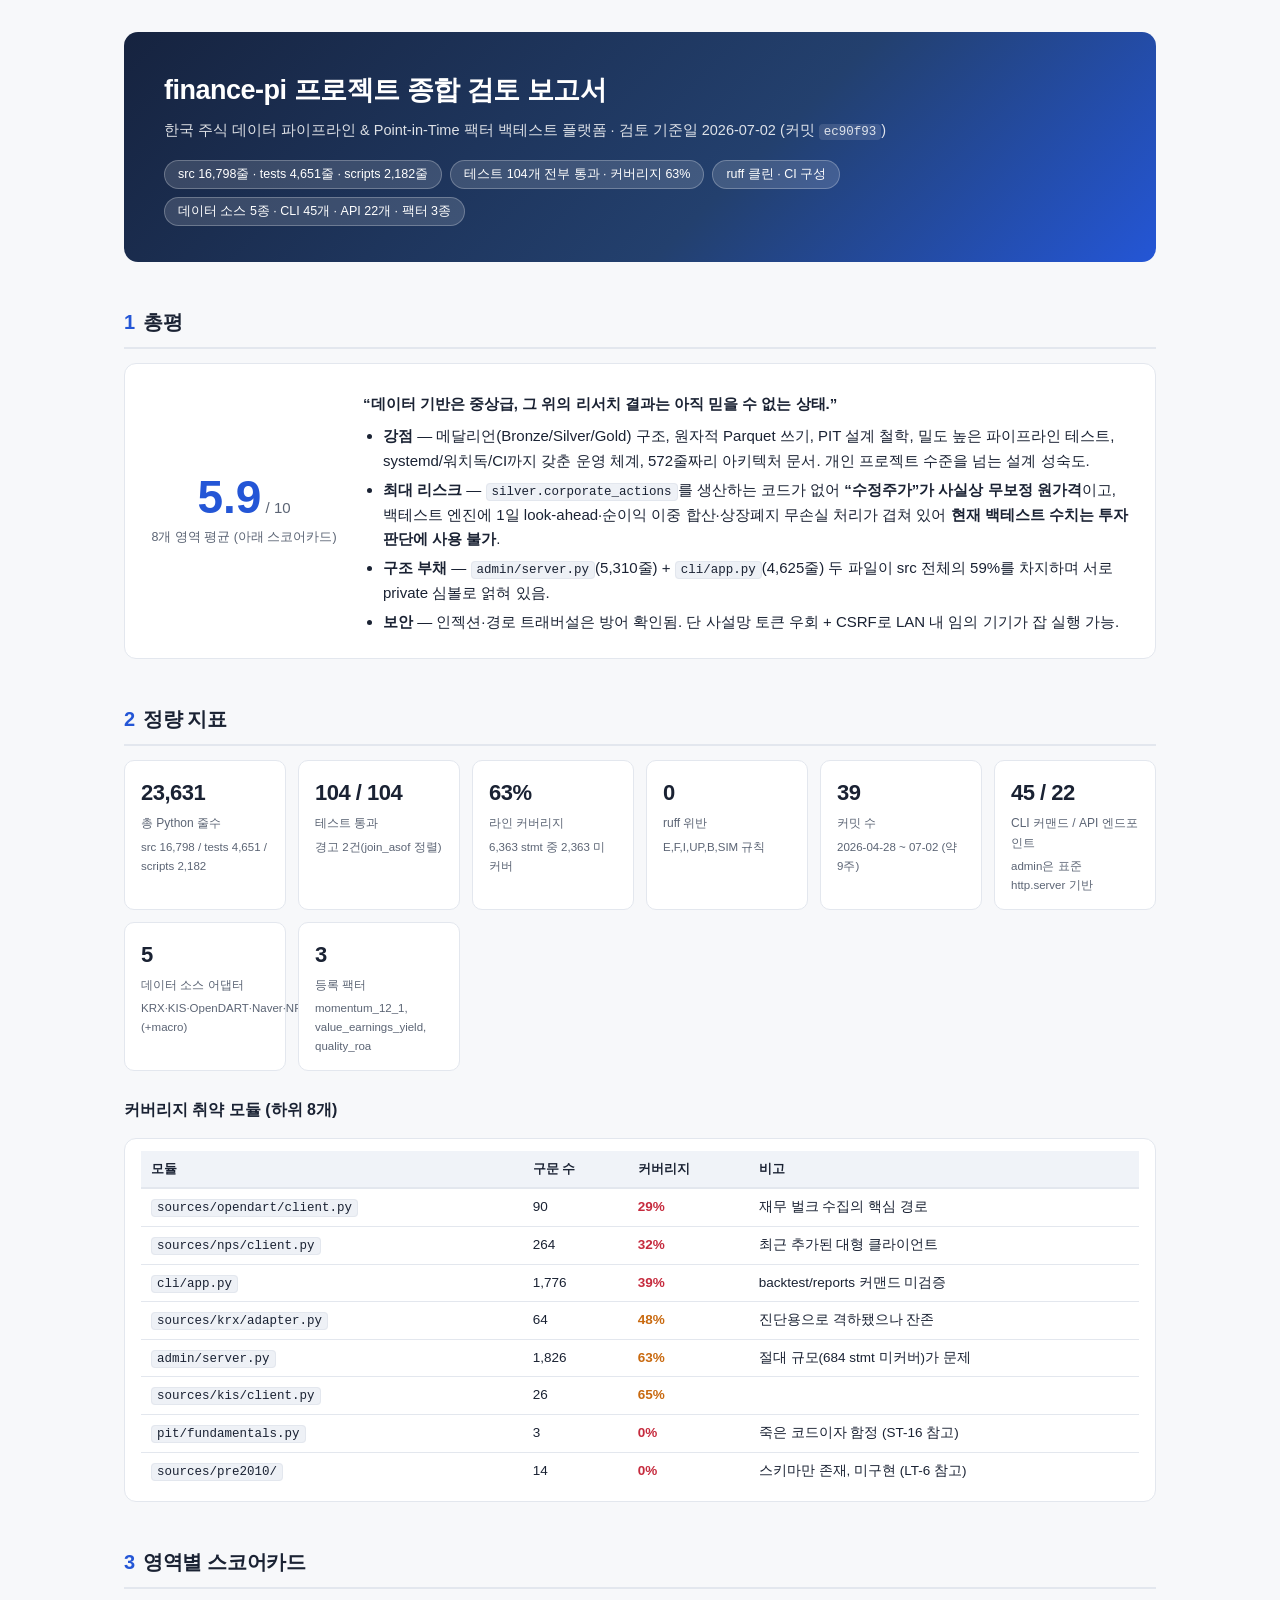
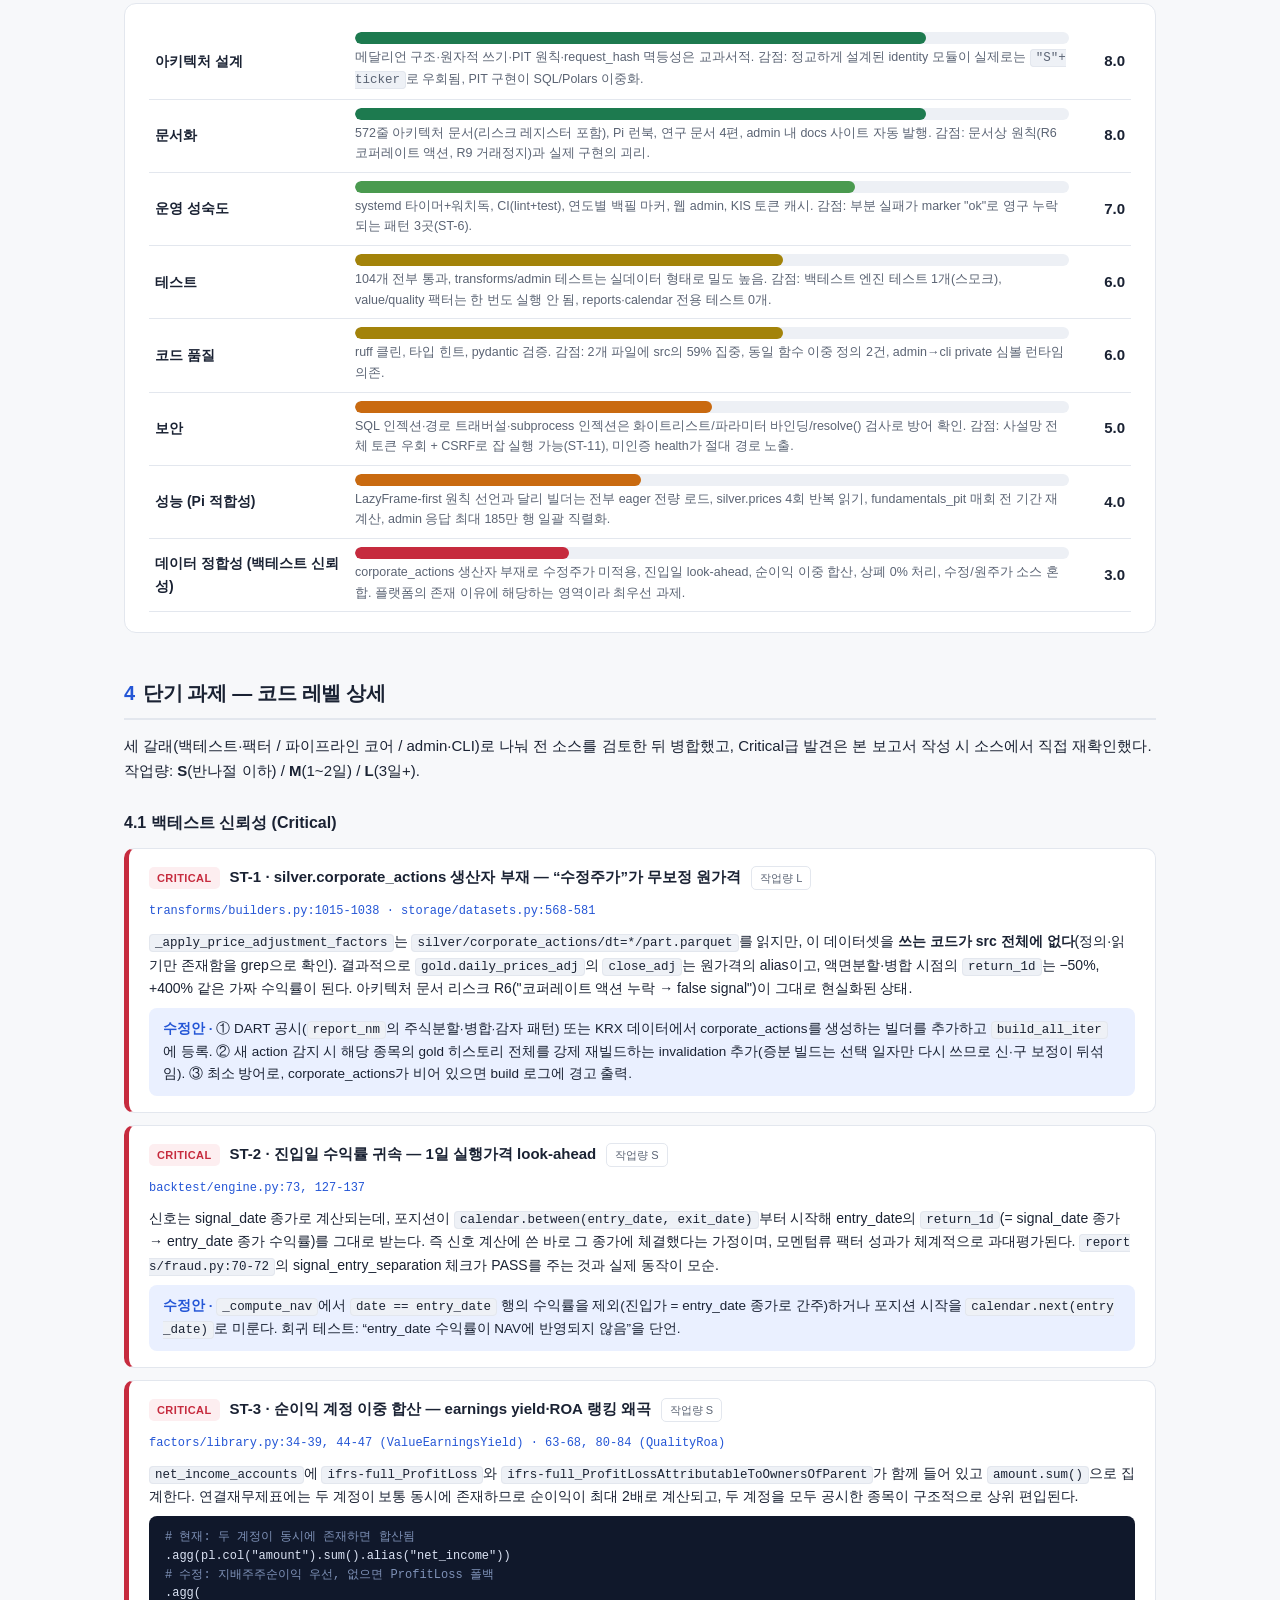
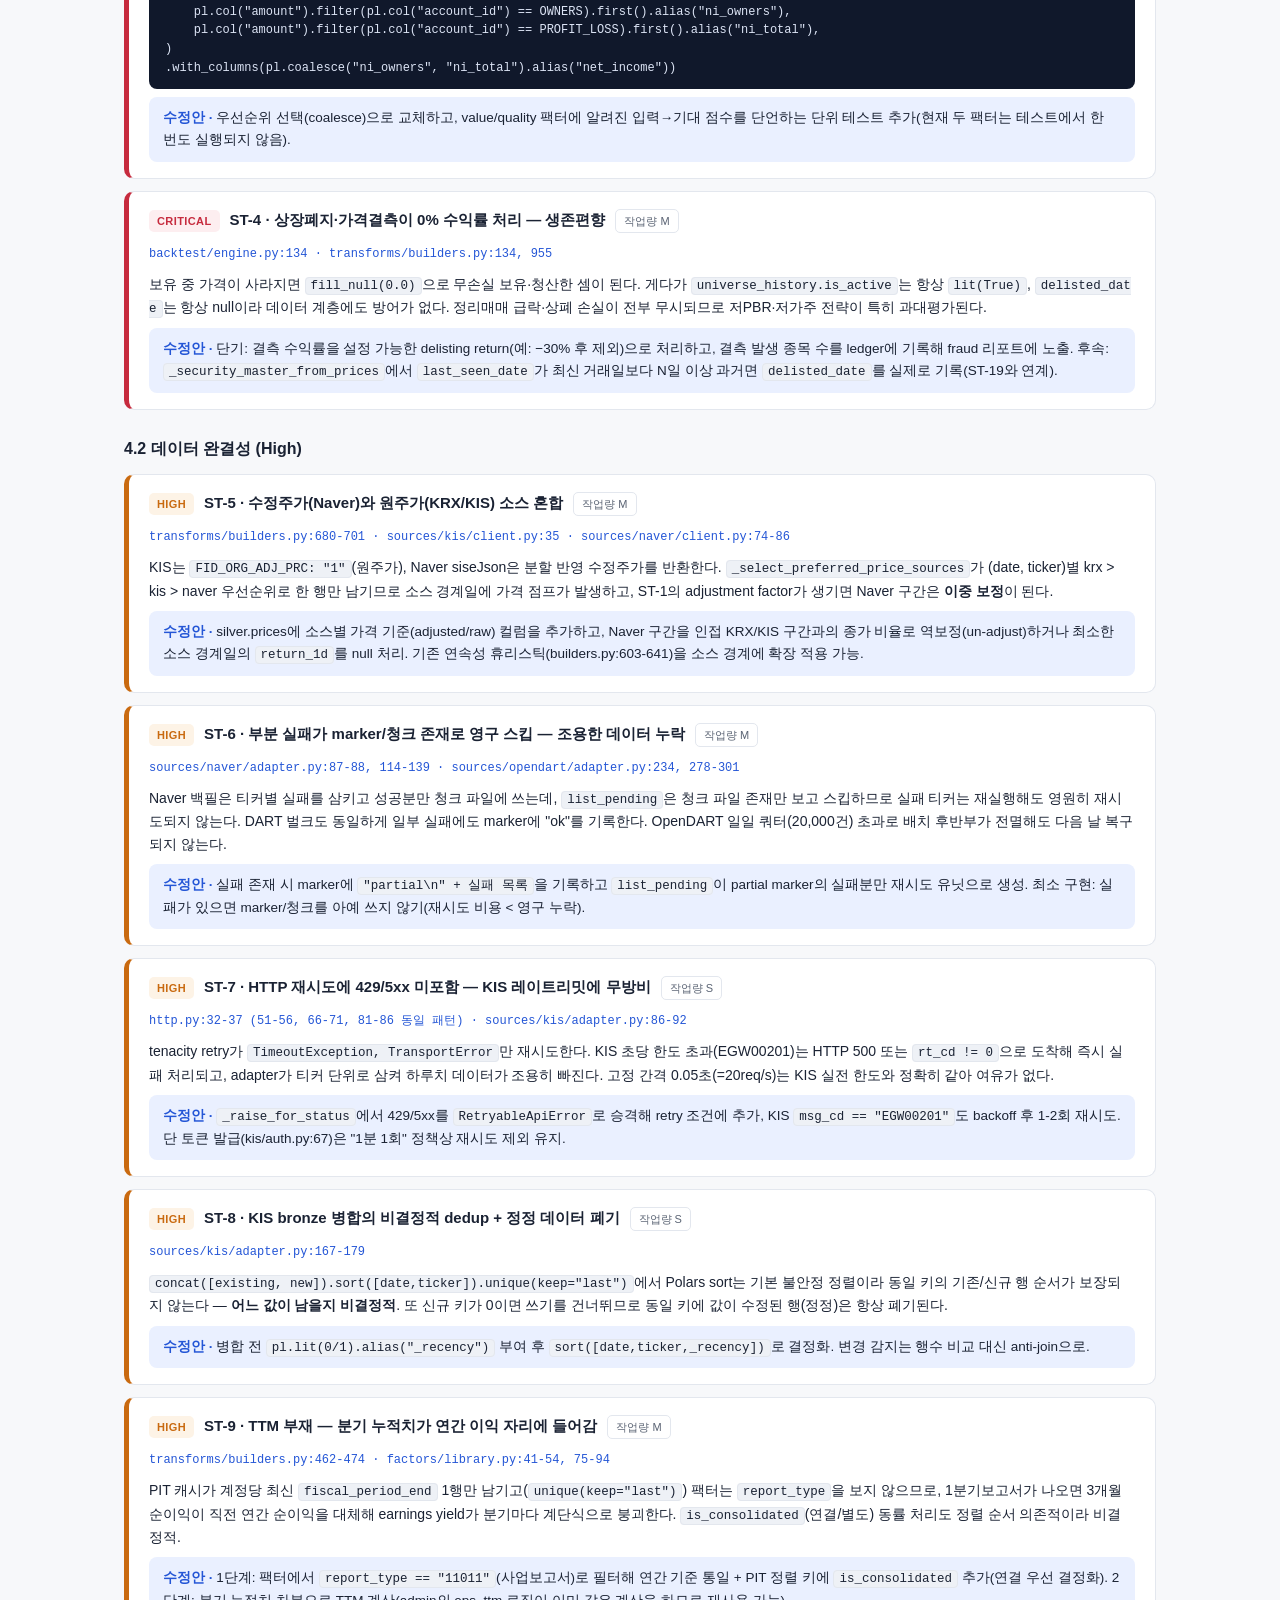
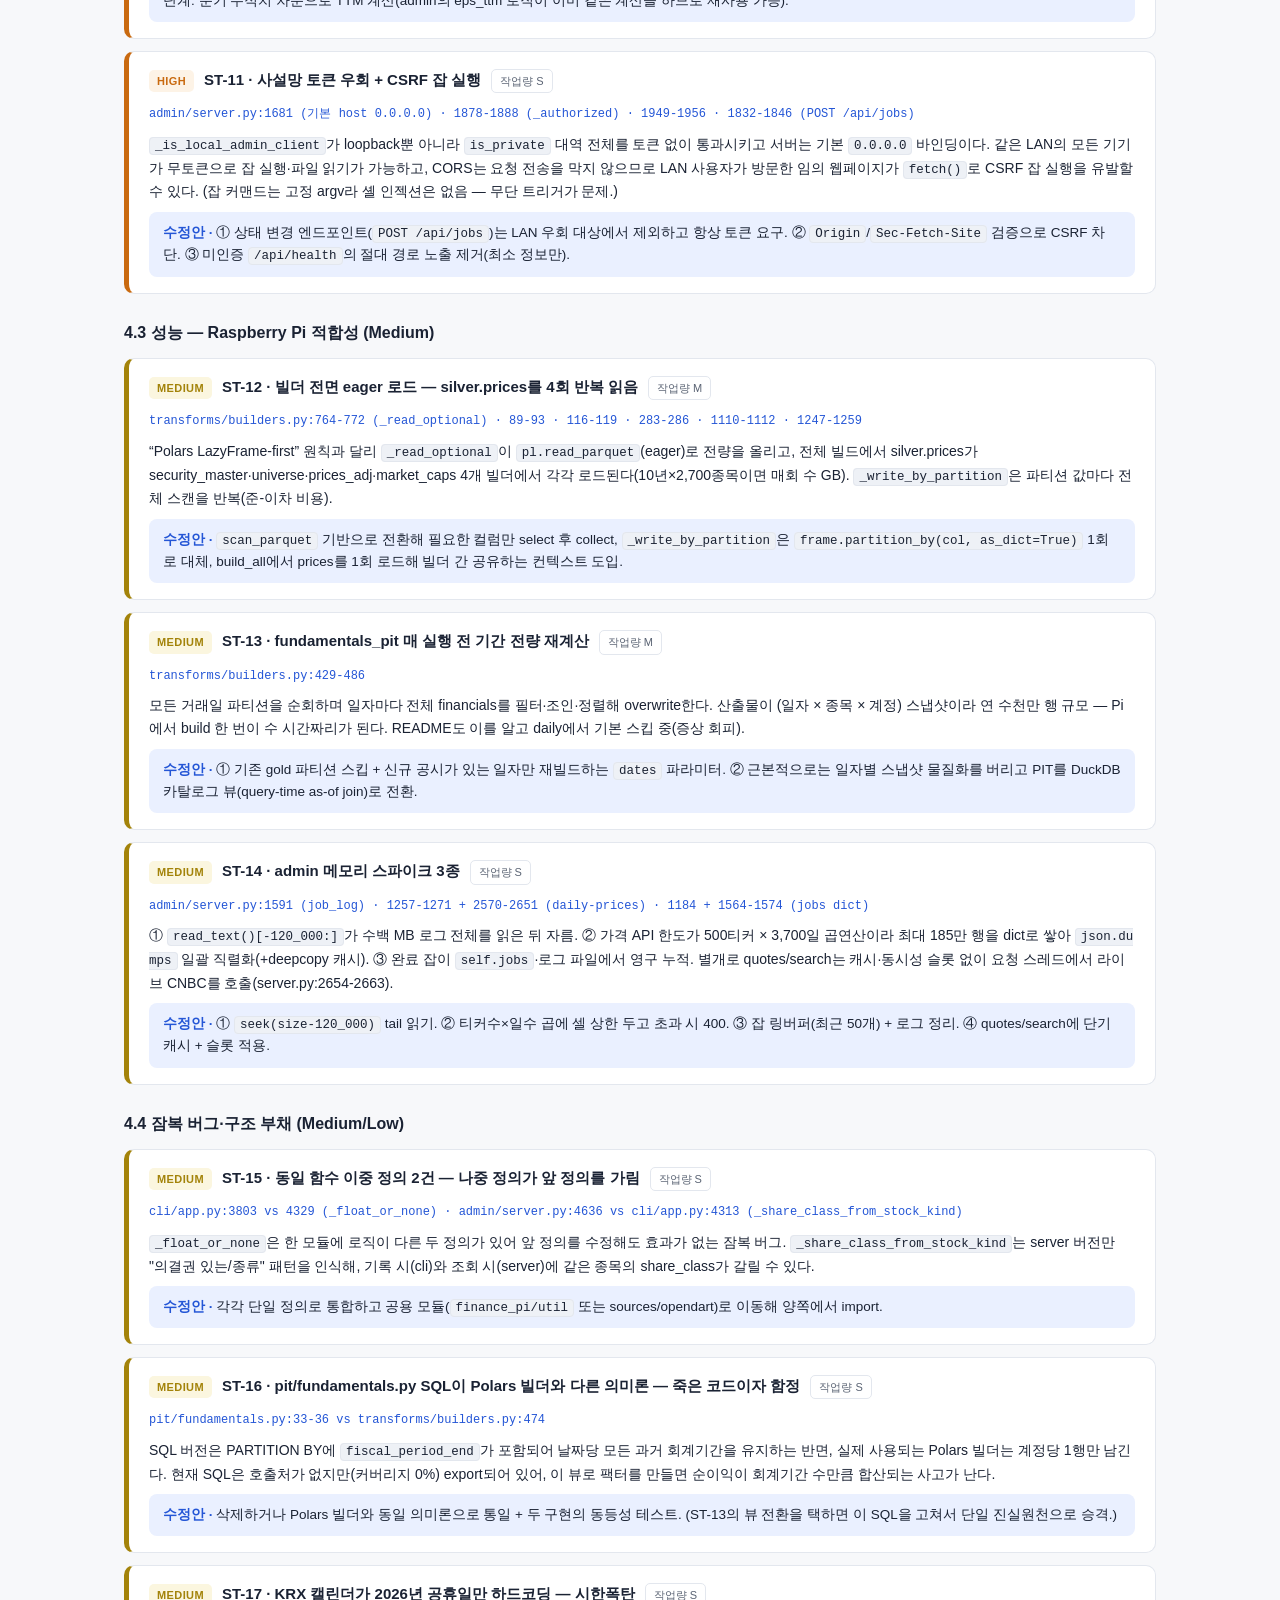
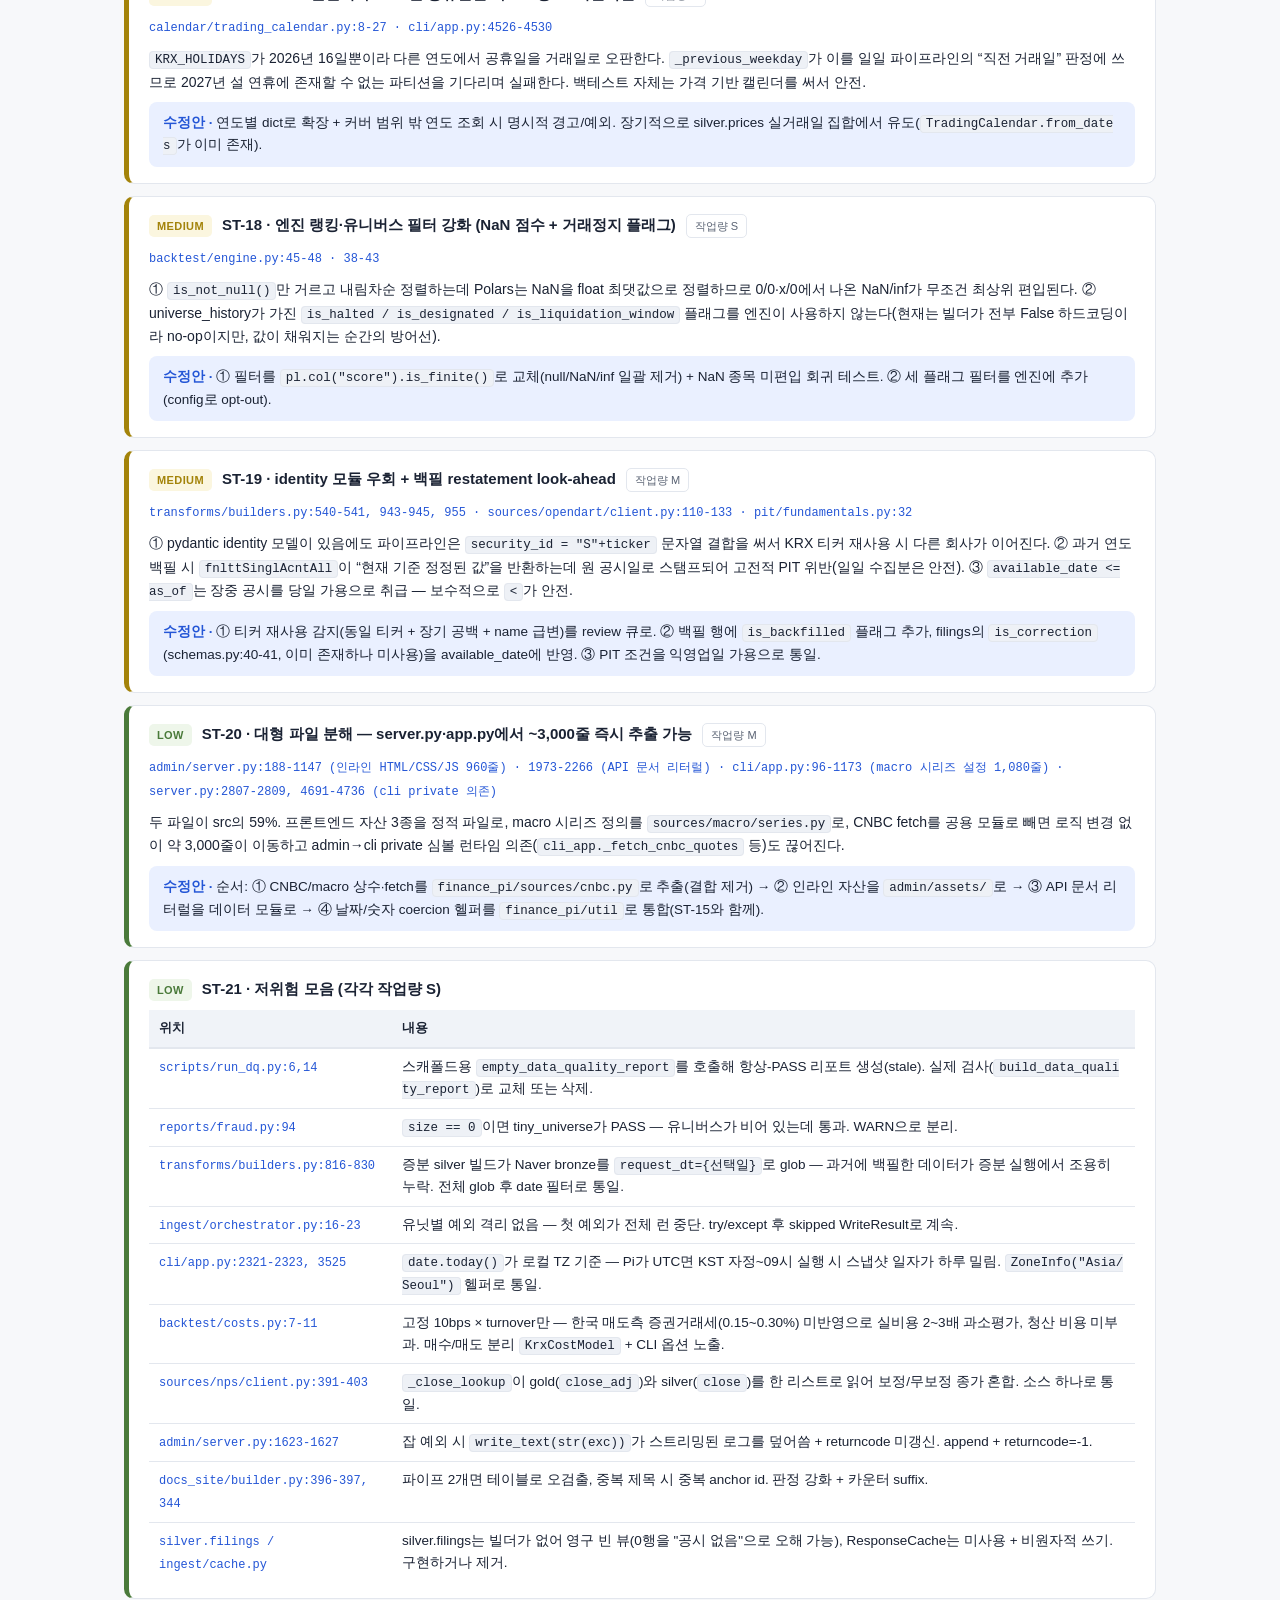
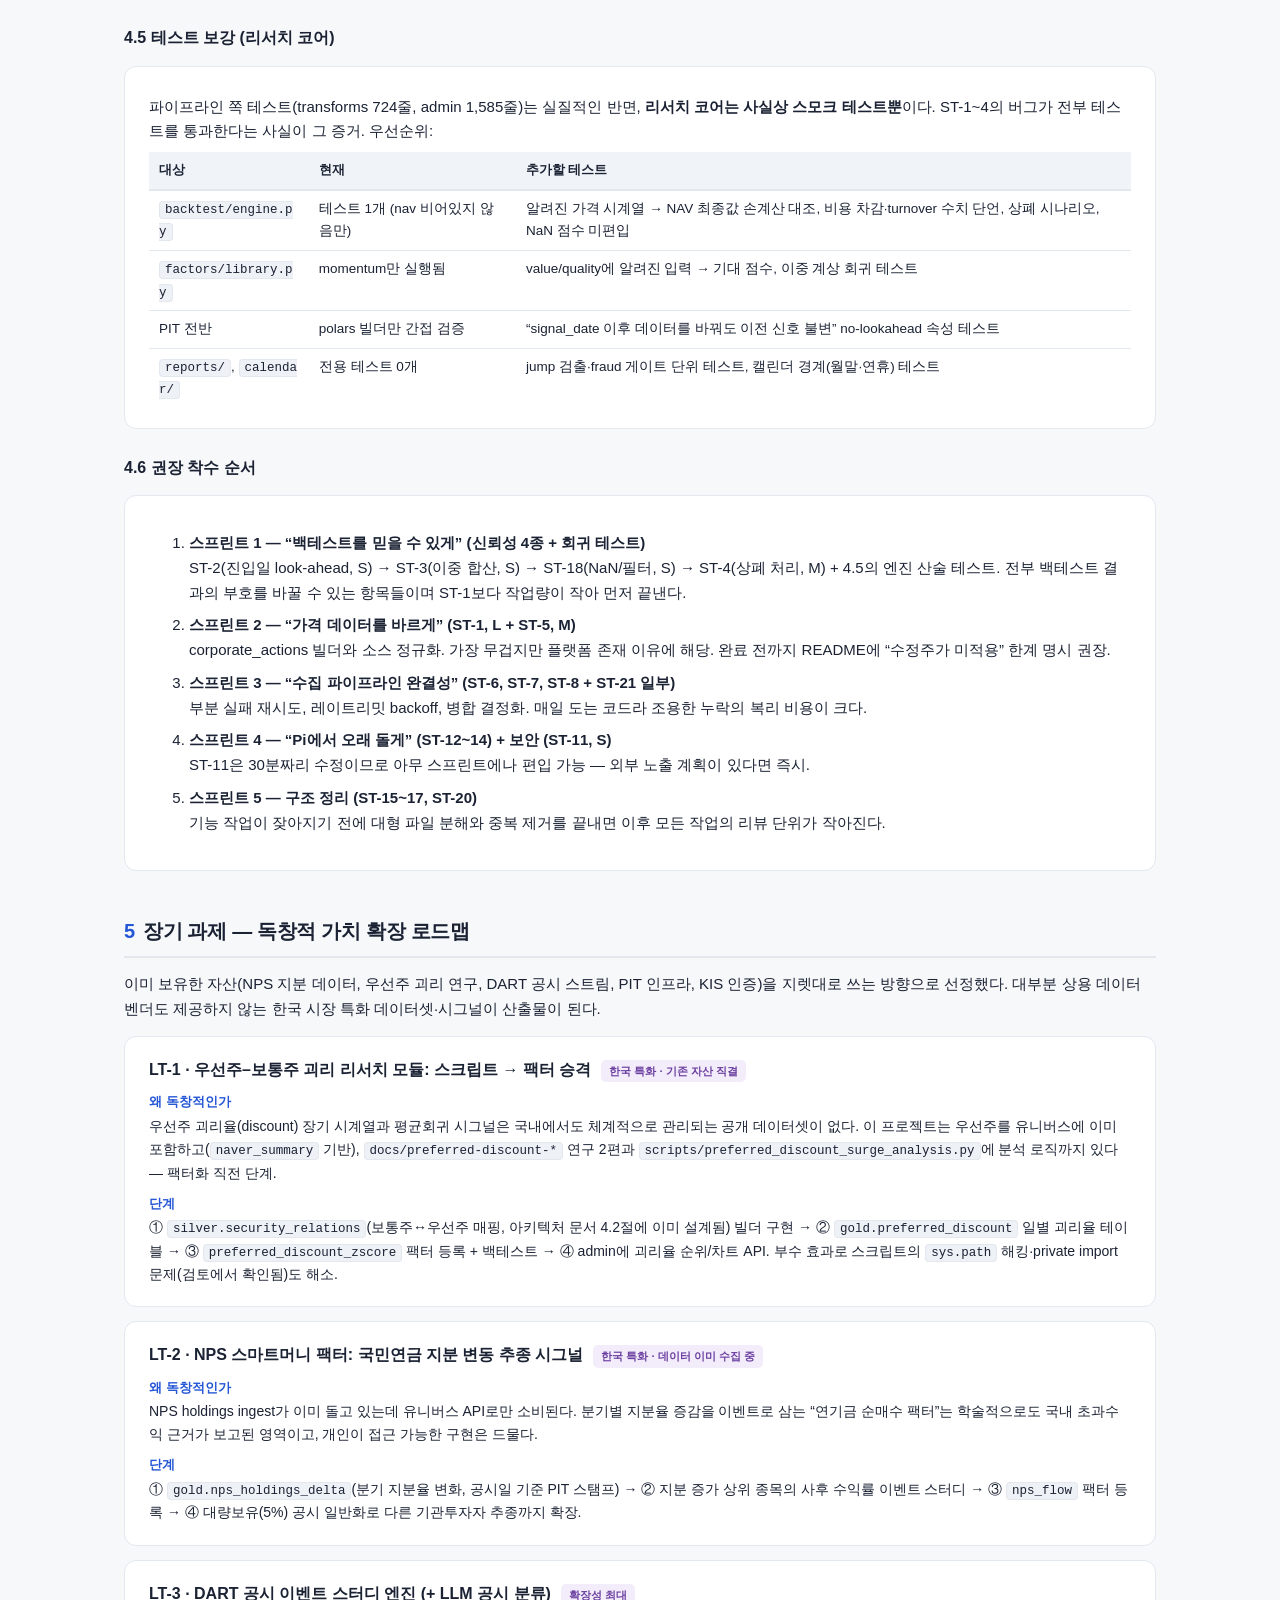
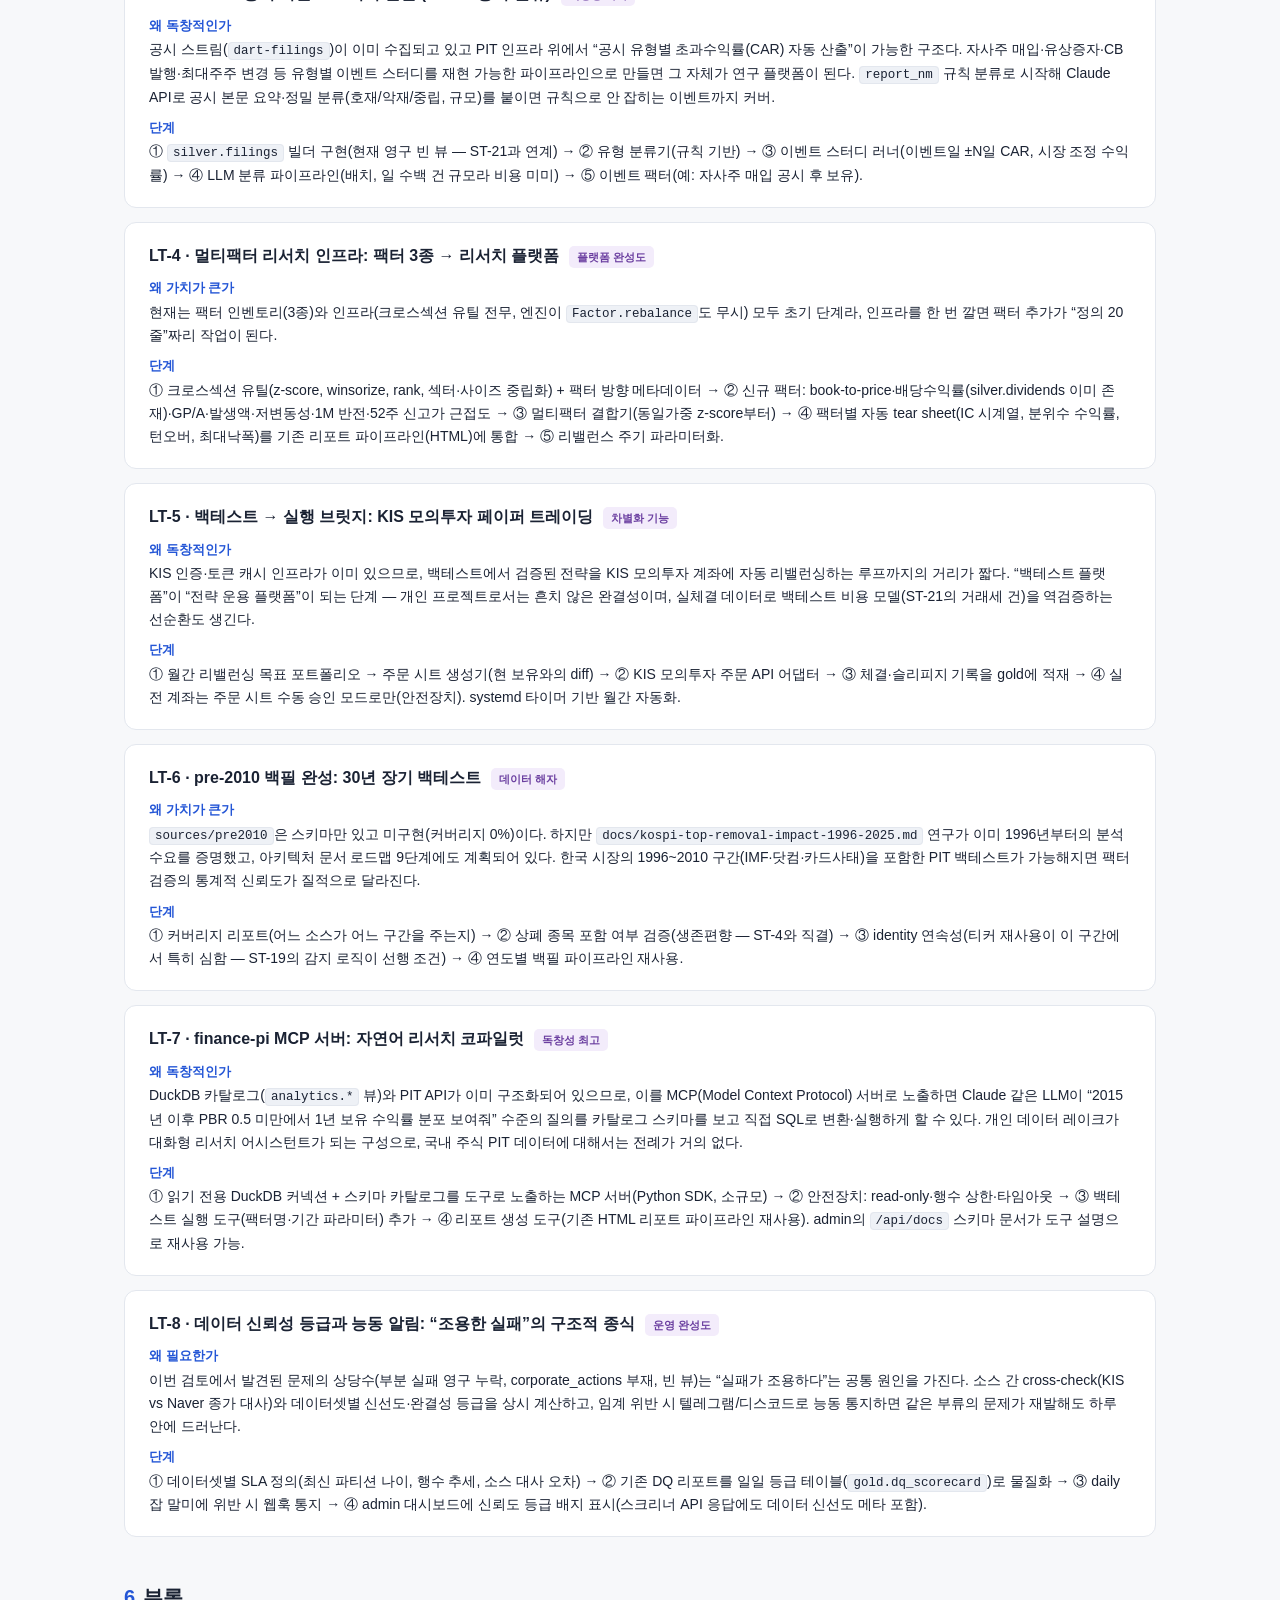
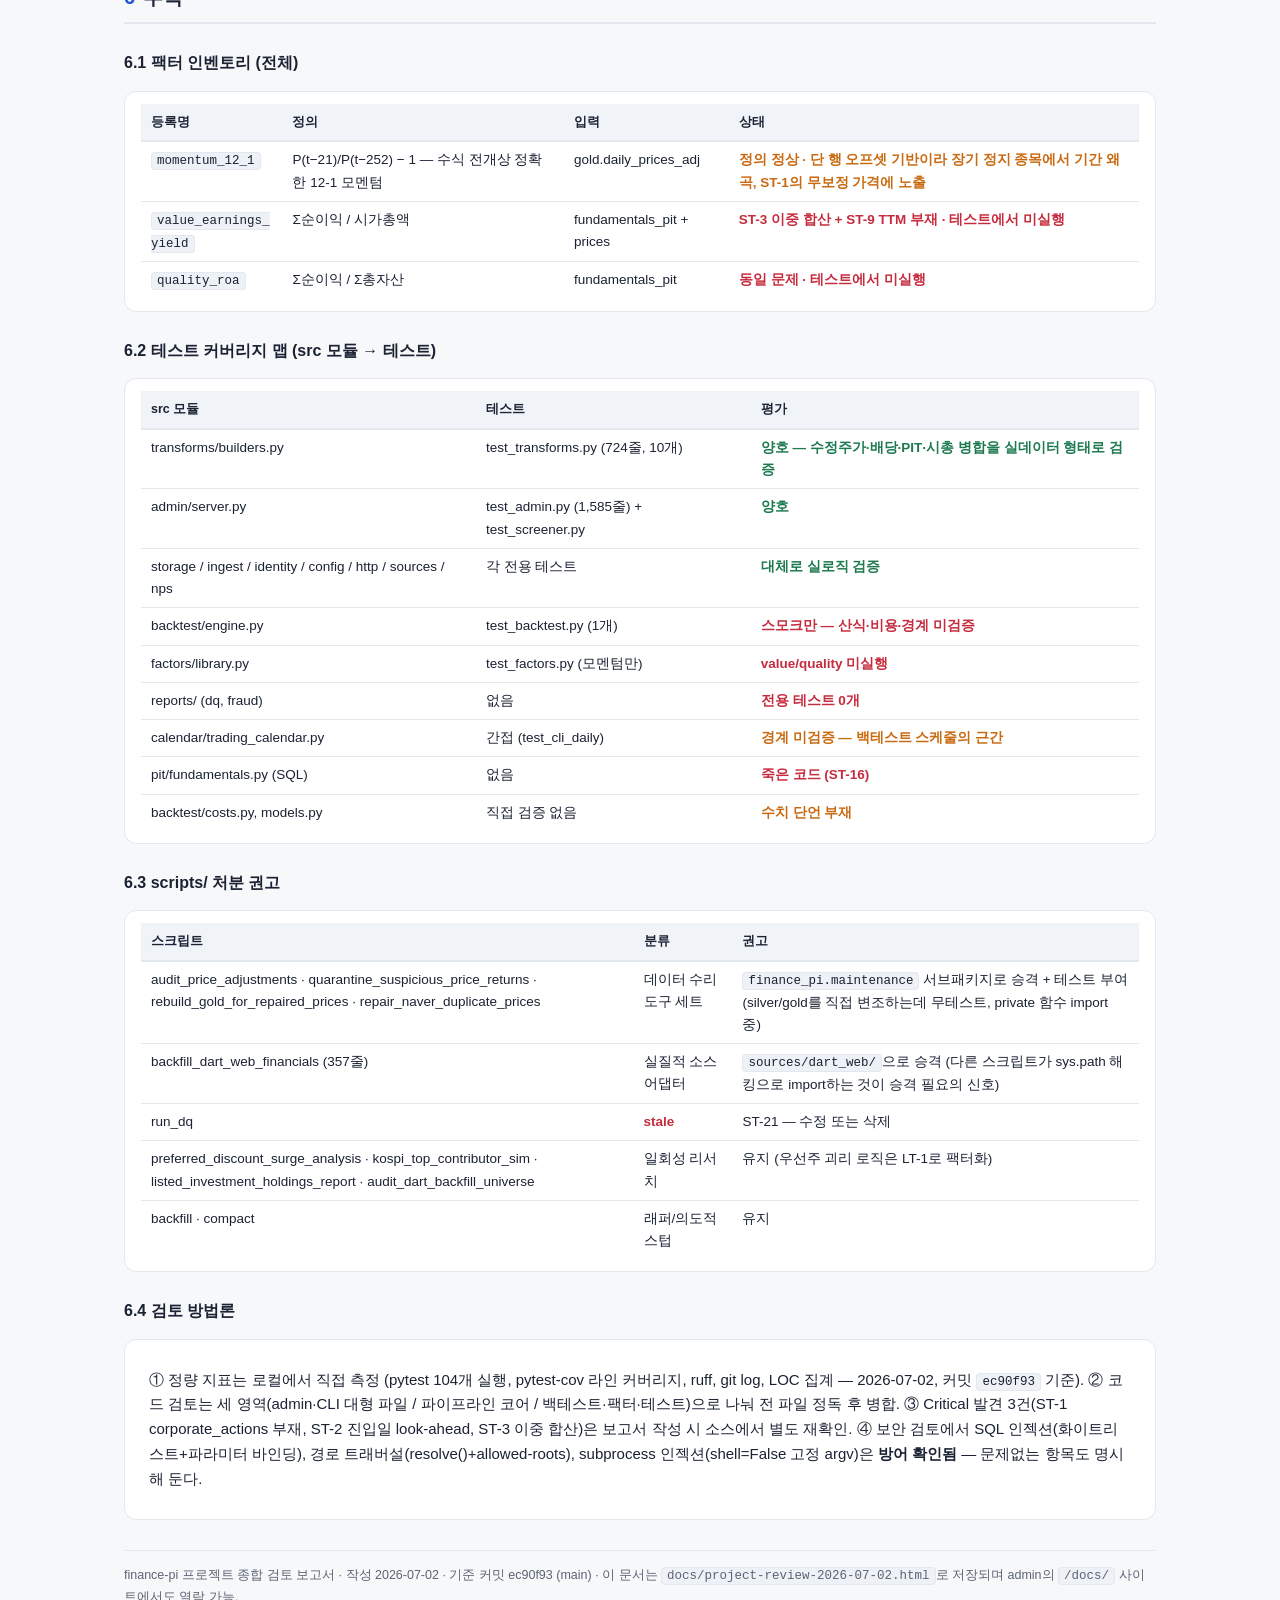
<file: docs/project-review-2026-07-02.html>
<!DOCTYPE html>
<html lang="ko">
<head>
<meta charset="UTF-8">
<meta name="viewport" content="width=device-width, initial-scale=1.0">
<title>finance-pi 프로젝트 종합 검토 보고서 — 2026-07-02</title>
<style>
  :root {
    --bg: #f7f8fa;
    --card: #ffffff;
    --ink: #1a2233;
    --muted: #5b6474;
    --line: #e3e7ee;
    --accent: #2456d6;
    --accent-soft: #eaf0ff;
    --crit: #c62b3e;
    --crit-bg: #fdeef0;
    --high: #c96a10;
    --high-bg: #fdf3e6;
    --med: #a3830a;
    --med-bg: #fbf6df;
    --low: #4a7a3a;
    --low-bg: #eef6ea;
    --good: #1d7a4f;
    --mono: "Cascadia Code", "D2Coding", Consolas, monospace;
  }
  * { box-sizing: border-box; }
  body {
    margin: 0; padding: 0;
    font-family: "Pretendard", "Malgun Gothic", "Apple SD Gothic Neo", sans-serif;
    background: var(--bg); color: var(--ink);
    line-height: 1.65; font-size: 15px;
  }
  .wrap { max-width: 1080px; margin: 0 auto; padding: 32px 24px 80px; }
  header.hero {
    background: linear-gradient(135deg, #16233f 0%, #23406e 60%, #2456d6 100%);
    color: #fff; border-radius: 14px; padding: 36px 40px; margin-bottom: 28px;
  }
  header.hero h1 { margin: 0 0 6px; font-size: 27px; letter-spacing: -0.5px; }
  header.hero .sub { opacity: .85; font-size: 14.5px; }
  .chips { margin-top: 18px; display: flex; flex-wrap: wrap; gap: 8px; }
  .chip {
    background: rgba(255,255,255,.14); border: 1px solid rgba(255,255,255,.25);
    border-radius: 999px; padding: 3px 13px; font-size: 12.5px;
  }
  h2 {
    font-size: 20px; margin: 44px 0 14px; padding-bottom: 8px;
    border-bottom: 2px solid var(--line); letter-spacing: -0.3px;
  }
  h2 .no { color: var(--accent); margin-right: 8px; }
  h3 { font-size: 16px; margin: 26px 0 10px; }
  p { margin: 8px 0; }
  code {
    font-family: var(--mono); font-size: 12.5px;
    background: #eef1f6; border: 1px solid var(--line);
    border-radius: 4px; padding: 1px 5px; word-break: break-all;
  }
  .card {
    background: var(--card); border: 1px solid var(--line);
    border-radius: 12px; padding: 20px 24px; margin: 14px 0;
  }
  /* summary verdict */
  .verdict { display: grid; grid-template-columns: 190px 1fr; gap: 24px; align-items: center; }
  .score-ring { text-align: center; }
  .score-ring .big { font-size: 46px; font-weight: 800; color: var(--accent); line-height: 1; }
  .score-ring .of { font-size: 15px; color: var(--muted); }
  .score-ring .label { margin-top: 6px; font-size: 12.5px; color: var(--muted); }
  .verdict ul { margin: 6px 0 0; padding-left: 20px; }
  .verdict li { margin: 4px 0; }
  /* metric cards */
  .grid { display: grid; grid-template-columns: repeat(auto-fit, minmax(155px, 1fr)); gap: 12px; }
  .metric {
    background: var(--card); border: 1px solid var(--line); border-radius: 10px;
    padding: 14px 16px;
  }
  .metric .v { font-size: 22px; font-weight: 700; letter-spacing: -0.5px; }
  .metric .k { font-size: 12px; color: var(--muted); margin-top: 2px; }
  .metric .note { font-size: 11.5px; color: var(--muted); margin-top: 4px; }
  /* score bars */
  table.scores { width: 100%; border-collapse: collapse; }
  table.scores td { padding: 8px 6px; border-bottom: 1px solid var(--line); vertical-align: middle; }
  table.scores td.name { width: 200px; font-weight: 600; font-size: 14px; }
  table.scores td.val { width: 56px; text-align: right; font-weight: 700; font-variant-numeric: tabular-nums; }
  .bar { background: #edf0f5; border-radius: 6px; height: 12px; overflow: hidden; }
  .bar > i { display: block; height: 100%; border-radius: 6px; }
  .why { font-size: 12.5px; color: var(--muted); margin-top: 3px; }
  /* general tables */
  table.data { width: 100%; border-collapse: collapse; font-size: 13.5px; }
  table.data th {
    text-align: left; background: #f0f3f8; padding: 8px 10px;
    border-bottom: 2px solid var(--line); font-size: 12.5px; white-space: nowrap;
  }
  table.data td { padding: 7px 10px; border-bottom: 1px solid var(--line); vertical-align: top; }
  table.data tr:last-child td { border-bottom: none; }
  /* findings */
  .finding {
    background: var(--card); border: 1px solid var(--line); border-left-width: 5px;
    border-radius: 10px; padding: 16px 20px; margin: 12px 0;
  }
  .finding.crit { border-left-color: var(--crit); }
  .finding.high { border-left-color: var(--high); }
  .finding.med  { border-left-color: var(--med); }
  .finding.low  { border-left-color: var(--low); }
  .finding .head { display: flex; align-items: baseline; gap: 10px; flex-wrap: wrap; }
  .finding .head b { font-size: 15px; }
  .sev {
    font-size: 11px; font-weight: 700; border-radius: 5px; padding: 2px 8px;
    letter-spacing: .4px; white-space: nowrap;
  }
  .sev.crit { color: var(--crit); background: var(--crit-bg); }
  .sev.high { color: var(--high); background: var(--high-bg); }
  .sev.med  { color: var(--med);  background: var(--med-bg); }
  .sev.low  { color: var(--low);  background: var(--low-bg); }
  .effort {
    font-size: 11px; color: var(--muted); border: 1px solid var(--line);
    border-radius: 5px; padding: 2px 8px; white-space: nowrap;
  }
  .loc { font-family: var(--mono); font-size: 12px; color: var(--accent); }
  .finding p { font-size: 14px; }
  .fix {
    background: var(--accent-soft); border-radius: 8px; padding: 10px 14px;
    font-size: 13.5px; margin-top: 8px;
  }
  .fix::before { content: "수정안 · "; font-weight: 700; color: var(--accent); }
  pre {
    background: #10182b; color: #dce4f5; border-radius: 8px;
    padding: 12px 16px; font-family: var(--mono); font-size: 12px;
    overflow-x: auto; line-height: 1.55; margin: 8px 0;
  }
  pre .cm { color: #7f92b8; }
  /* long-term cards */
  .lt {
    background: var(--card); border: 1px solid var(--line); border-radius: 12px;
    padding: 20px 24px; margin: 14px 0;
  }
  .lt .head { display: flex; align-items: baseline; gap: 10px; flex-wrap: wrap; margin-bottom: 4px; }
  .lt .head b { font-size: 16px; }
  .tag {
    font-size: 11px; font-weight: 700; color: #6b3fa0; background: #f3ecfb;
    border-radius: 5px; padding: 2px 8px; white-space: nowrap;
  }
  .lt dl { margin: 8px 0 0; }
  .lt dt { font-weight: 700; font-size: 13px; color: var(--accent); margin-top: 8px; }
  .lt dd { margin: 2px 0 0; font-size: 14px; }
  .roadmap li { margin: 8px 0; }
  .footnote { color: var(--muted); font-size: 12.5px; margin-top: 30px; border-top: 1px solid var(--line); padding-top: 14px; }
  .pill-ok { color: var(--good); font-weight: 700; }
  .pill-warn { color: var(--high); font-weight: 700; }
  .pill-bad { color: var(--crit); font-weight: 700; }
  @media print {
    body { background: #fff; }
    .wrap { max-width: none; padding: 0; }
    .finding, .card, .lt { break-inside: avoid; }
  }
</style>
</head>
<body>
<div class="wrap">

<header class="hero">
  <h1>finance-pi 프로젝트 종합 검토 보고서</h1>
  <div class="sub">한국 주식 데이터 파이프라인 &amp; Point-in-Time 팩터 백테스트 플랫폼 · 검토 기준일 2026-07-02 (커밋 <code style="background:rgba(255,255,255,.15);border:none;color:#fff">ec90f93</code>)</div>
  <div class="chips">
    <span class="chip">src 16,798줄 · tests 4,651줄 · scripts 2,182줄</span>
    <span class="chip">테스트 104개 전부 통과 · 커버리지 63%</span>
    <span class="chip">ruff 클린 · CI 구성</span>
    <span class="chip">데이터 소스 5종 · CLI 45개 · API 22개 · 팩터 3종</span>
  </div>
</header>

<!-- ===================== 1. 요약 ===================== -->
<h2><span class="no">1</span>총평</h2>
<div class="card verdict">
  <div class="score-ring">
    <div><span class="big">5.9</span><span class="of"> / 10</span></div>
    <div class="label">8개 영역 평균 (아래 스코어카드)</div>
  </div>
  <div>
    <p><b>“데이터 기반은 중상급, 그 위의 리서치 결과는 아직 믿을 수 없는 상태.”</b></p>
    <ul>
      <li><b>강점</b> — 메달리언(Bronze/Silver/Gold) 구조, 원자적 Parquet 쓰기, PIT 설계 철학, 밀도 높은 파이프라인 테스트, systemd/워치독/CI까지 갖춘 운영 체계, 572줄짜리 아키텍처 문서. 개인 프로젝트 수준을 넘는 설계 성숙도.</li>
      <li><b>최대 리스크</b> — <code>silver.corporate_actions</code>를 생산하는 코드가 없어 <b>“수정주가”가 사실상 무보정 원가격</b>이고, 백테스트 엔진에 1일 look-ahead·순이익 이중 합산·상장폐지 무손실 처리가 겹쳐 있어 <b>현재 백테스트 수치는 투자 판단에 사용 불가</b>.</li>
      <li><b>구조 부채</b> — <code>admin/server.py</code>(5,310줄) + <code>cli/app.py</code>(4,625줄) 두 파일이 src 전체의 59%를 차지하며 서로 private 심볼로 얽혀 있음.</li>
      <li><b>보안</b> — 인젝션·경로 트래버설은 방어 확인됨. 단 사설망 토큰 우회 + CSRF로 LAN 내 임의 기기가 잡 실행 가능.</li>
    </ul>
  </div>
</div>

<!-- ===================== 2. 정량 지표 ===================== -->
<h2><span class="no">2</span>정량 지표</h2>
<div class="grid">
  <div class="metric"><div class="v">23,631</div><div class="k">총 Python 줄수</div><div class="note">src 16,798 / tests 4,651 / scripts 2,182</div></div>
  <div class="metric"><div class="v">104 / 104</div><div class="k">테스트 통과</div><div class="note">경고 2건(join_asof 정렬)</div></div>
  <div class="metric"><div class="v">63%</div><div class="k">라인 커버리지</div><div class="note">6,363 stmt 중 2,363 미커버</div></div>
  <div class="metric"><div class="v">0</div><div class="k">ruff 위반</div><div class="note">E,F,I,UP,B,SIM 규칙</div></div>
  <div class="metric"><div class="v">39</div><div class="k">커밋 수</div><div class="note">2026-04-28 ~ 07-02 (약 9주)</div></div>
  <div class="metric"><div class="v">45 / 22</div><div class="k">CLI 커맨드 / API 엔드포인트</div><div class="note">admin은 표준 http.server 기반</div></div>
  <div class="metric"><div class="v">5</div><div class="k">데이터 소스 어댑터</div><div class="note">KRX·KIS·OpenDART·Naver·NPS (+macro)</div></div>
  <div class="metric"><div class="v">3</div><div class="k">등록 팩터</div><div class="note">momentum_12_1, value_earnings_yield, quality_roa</div></div>
</div>

<h3>커버리지 취약 모듈 (하위 8개)</h3>
<div class="card" style="padding:12px 16px">
<table class="data">
  <tr><th>모듈</th><th>구문 수</th><th>커버리지</th><th>비고</th></tr>
  <tr><td><code>sources/opendart/client.py</code></td><td>90</td><td class="pill-bad">29%</td><td>재무 벌크 수집의 핵심 경로</td></tr>
  <tr><td><code>sources/nps/client.py</code></td><td>264</td><td class="pill-bad">32%</td><td>최근 추가된 대형 클라이언트</td></tr>
  <tr><td><code>cli/app.py</code></td><td>1,776</td><td class="pill-bad">39%</td><td>backtest/reports 커맨드 미검증</td></tr>
  <tr><td><code>sources/krx/adapter.py</code></td><td>64</td><td class="pill-warn">48%</td><td>진단용으로 격하됐으나 잔존</td></tr>
  <tr><td><code>admin/server.py</code></td><td>1,826</td><td class="pill-warn">63%</td><td>절대 규모(684 stmt 미커버)가 문제</td></tr>
  <tr><td><code>sources/kis/client.py</code></td><td>26</td><td class="pill-warn">65%</td><td></td></tr>
  <tr><td><code>pit/fundamentals.py</code></td><td>3</td><td class="pill-bad">0%</td><td>죽은 코드이자 함정 (ST-16 참고)</td></tr>
  <tr><td><code>sources/pre2010/</code></td><td>14</td><td class="pill-bad">0%</td><td>스키마만 존재, 미구현 (LT-6 참고)</td></tr>
</table>
</div>

<!-- ===================== 3. 스코어카드 ===================== -->
<h2><span class="no">3</span>영역별 스코어카드</h2>
<div class="card">
<table class="scores">
  <tr>
    <td class="name">아키텍처 설계</td>
    <td><div class="bar"><i style="width:80%;background:#1d7a4f"></i></div>
      <div class="why">메달리언 구조·원자적 쓰기·PIT 원칙·request_hash 멱등성은 교과서적. 감점: 정교하게 설계된 identity 모듈이 실제로는 <code>"S"+ticker</code>로 우회됨, PIT 구현이 SQL/Polars 이중화.</div></td>
    <td class="val">8.0</td>
  </tr>
  <tr>
    <td class="name">문서화</td>
    <td><div class="bar"><i style="width:80%;background:#1d7a4f"></i></div>
      <div class="why">572줄 아키텍처 문서(리스크 레지스터 포함), Pi 런북, 연구 문서 4편, admin 내 docs 사이트 자동 발행. 감점: 문서상 원칙(R6 코퍼레이트 액션, R9 거래정지)과 실제 구현의 괴리.</div></td>
    <td class="val">8.0</td>
  </tr>
  <tr>
    <td class="name">운영 성숙도</td>
    <td><div class="bar"><i style="width:70%;background:#4a9a4f"></i></div>
      <div class="why">systemd 타이머+워치독, CI(lint+test), 연도별 백필 마커, 웹 admin, KIS 토큰 캐시. 감점: 부분 실패가 marker "ok"로 영구 누락되는 패턴 3곳(ST-6).</div></td>
    <td class="val">7.0</td>
  </tr>
  <tr>
    <td class="name">테스트</td>
    <td><div class="bar"><i style="width:60%;background:#a3830a"></i></div>
      <div class="why">104개 전부 통과, transforms/admin 테스트는 실데이터 형태로 밀도 높음. 감점: 백테스트 엔진 테스트 1개(스모크), value/quality 팩터는 한 번도 실행 안 됨, reports·calendar 전용 테스트 0개.</div></td>
    <td class="val">6.0</td>
  </tr>
  <tr>
    <td class="name">코드 품질</td>
    <td><div class="bar"><i style="width:60%;background:#a3830a"></i></div>
      <div class="why">ruff 클린, 타입 힌트, pydantic 검증. 감점: 2개 파일에 src의 59% 집중, 동일 함수 이중 정의 2건, admin→cli private 심볼 런타임 의존.</div></td>
    <td class="val">6.0</td>
  </tr>
  <tr>
    <td class="name">보안</td>
    <td><div class="bar"><i style="width:50%;background:#c96a10"></i></div>
      <div class="why">SQL 인젝션·경로 트래버설·subprocess 인젝션은 화이트리스트/파라미터 바인딩/resolve() 검사로 방어 확인. 감점: 사설망 전체 토큰 우회 + CSRF로 잡 실행 가능(ST-11), 미인증 health가 절대 경로 노출.</div></td>
    <td class="val">5.0</td>
  </tr>
  <tr>
    <td class="name">성능 (Pi 적합성)</td>
    <td><div class="bar"><i style="width:40%;background:#c96a10"></i></div>
      <div class="why">LazyFrame-first 원칙 선언과 달리 빌더는 전부 eager 전량 로드, silver.prices 4회 반복 읽기, fundamentals_pit 매회 전 기간 재계산, admin 응답 최대 185만 행 일괄 직렬화.</div></td>
    <td class="val">4.0</td>
  </tr>
  <tr>
    <td class="name">데이터 정합성 (백테스트 신뢰성)</td>
    <td><div class="bar"><i style="width:30%;background:#c62b3e"></i></div>
      <div class="why">corporate_actions 생산자 부재로 수정주가 미적용, 진입일 look-ahead, 순이익 이중 합산, 상폐 0% 처리, 수정/원주가 소스 혼합. 플랫폼의 존재 이유에 해당하는 영역이라 최우선 과제.</div></td>
    <td class="val">3.0</td>
  </tr>
</table>
</div>

<!-- ===================== 4. 단기 과제 ===================== -->
<h2><span class="no">4</span>단기 과제 — 코드 레벨 상세</h2>
<p>세 갈래(백테스트·팩터 / 파이프라인 코어 / admin·CLI)로 나눠 전 소스를 검토한 뒤 병합했고, Critical급 발견은 본 보고서 작성 시 소스에서 직접 재확인했다. 작업량: <b>S</b>(반나절 이하) / <b>M</b>(1~2일) / <b>L</b>(3일+).</p>

<h3>4.1 백테스트 신뢰성 (Critical)</h3>

<div class="finding crit">
  <div class="head"><span class="sev crit">CRITICAL</span><b>ST-1 · silver.corporate_actions 생산자 부재 — “수정주가”가 무보정 원가격</b><span class="effort">작업량 L</span></div>
  <p><span class="loc">transforms/builders.py:1015-1038 · storage/datasets.py:568-581</span></p>
  <p><code>_apply_price_adjustment_factors</code>는 <code>silver/corporate_actions/dt=*/part.parquet</code>를 읽지만, 이 데이터셋을 <b>쓰는 코드가 src 전체에 없다</b>(정의·읽기만 존재함을 grep으로 확인). 결과적으로 <code>gold.daily_prices_adj</code>의 <code>close_adj</code>는 원가격의 alias이고, 액면분할·병합 시점의 <code>return_1d</code>는 −50%, +400% 같은 가짜 수익률이 된다. 아키텍처 문서 리스크 R6("코퍼레이트 액션 누락 → false signal")이 그대로 현실화된 상태.</p>
  <div class="fix">① DART 공시(<code>report_nm</code>의 주식분할·병합·감자 패턴) 또는 KRX 데이터에서 corporate_actions를 생성하는 빌더를 추가하고 <code>build_all_iter</code>에 등록. ② 새 action 감지 시 해당 종목의 gold 히스토리 전체를 강제 재빌드하는 invalidation 추가(증분 빌드는 선택 일자만 다시 쓰므로 신·구 보정이 뒤섞임). ③ 최소 방어로, corporate_actions가 비어 있으면 build 로그에 경고 출력.</div>
</div>

<div class="finding crit">
  <div class="head"><span class="sev crit">CRITICAL</span><b>ST-2 · 진입일 수익률 귀속 — 1일 실행가격 look-ahead</b><span class="effort">작업량 S</span></div>
  <p><span class="loc">backtest/engine.py:73, 127-137</span></p>
  <p>신호는 signal_date 종가로 계산되는데, 포지션이 <code>calendar.between(entry_date, exit_date)</code>부터 시작해 entry_date의 <code>return_1d</code>(= signal_date 종가 → entry_date 종가 수익률)를 그대로 받는다. 즉 신호 계산에 쓴 바로 그 종가에 체결했다는 가정이며, 모멘텀류 팩터 성과가 체계적으로 과대평가된다. <code>reports/fraud.py:70-72</code>의 signal_entry_separation 체크가 PASS를 주는 것과 실제 동작이 모순.</p>
  <div class="fix"><code>_compute_nav</code>에서 <code>date == entry_date</code> 행의 수익률을 제외(진입가 = entry_date 종가로 간주)하거나 포지션 시작을 <code>calendar.next(entry_date)</code>로 미룬다. 회귀 테스트: “entry_date 수익률이 NAV에 반영되지 않음”을 단언.</div>
</div>

<div class="finding crit">
  <div class="head"><span class="sev crit">CRITICAL</span><b>ST-3 · 순이익 계정 이중 합산 — earnings yield·ROA 랭킹 왜곡</b><span class="effort">작업량 S</span></div>
  <p><span class="loc">factors/library.py:34-39, 44-47 (ValueEarningsYield) · 63-68, 80-84 (QualityRoa)</span></p>
  <p><code>net_income_accounts</code>에 <code>ifrs-full_ProfitLoss</code>와 <code>ifrs-full_ProfitLossAttributableToOwnersOfParent</code>가 함께 들어 있고 <code>amount.sum()</code>으로 집계한다. 연결재무제표에는 두 계정이 보통 동시에 존재하므로 순이익이 최대 2배로 계산되고, 두 계정을 모두 공시한 종목이 구조적으로 상위 편입된다.</p>
  <pre><span class="cm"># 현재: 두 계정이 동시에 존재하면 합산됨</span>
.agg(pl.col("amount").sum().alias("net_income"))
<span class="cm"># 수정: 지배주주순이익 우선, 없으면 ProfitLoss 폴백</span>
.agg(
    pl.col("amount").filter(pl.col("account_id") == OWNERS).first().alias("ni_owners"),
    pl.col("amount").filter(pl.col("account_id") == PROFIT_LOSS).first().alias("ni_total"),
)
.with_columns(pl.coalesce("ni_owners", "ni_total").alias("net_income"))</pre>
  <div class="fix">우선순위 선택(coalesce)으로 교체하고, value/quality 팩터에 알려진 입력→기대 점수를 단언하는 단위 테스트 추가(현재 두 팩터는 테스트에서 한 번도 실행되지 않음).</div>
</div>

<div class="finding crit">
  <div class="head"><span class="sev crit">CRITICAL</span><b>ST-4 · 상장폐지·가격결측이 0% 수익률 처리 — 생존편향</b><span class="effort">작업량 M</span></div>
  <p><span class="loc">backtest/engine.py:134 · transforms/builders.py:134, 955</span></p>
  <p>보유 중 가격이 사라지면 <code>fill_null(0.0)</code>으로 무손실 보유·청산한 셈이 된다. 게다가 <code>universe_history.is_active</code>는 항상 <code>lit(True)</code>, <code>delisted_date</code>는 항상 null이라 데이터 계층에도 방어가 없다. 정리매매 급락·상폐 손실이 전부 무시되므로 저PBR·저가주 전략이 특히 과대평가된다.</p>
  <div class="fix">단기: 결측 수익률을 설정 가능한 delisting return(예: −30% 후 제외)으로 처리하고, 결측 발생 종목 수를 ledger에 기록해 fraud 리포트에 노출. 후속: <code>_security_master_from_prices</code>에서 <code>last_seen_date</code>가 최신 거래일보다 N일 이상 과거면 <code>delisted_date</code>를 실제로 기록(ST-19와 연계).</div>
</div>

<h3>4.2 데이터 완결성 (High)</h3>

<div class="finding high">
  <div class="head"><span class="sev high">HIGH</span><b>ST-5 · 수정주가(Naver)와 원주가(KRX/KIS) 소스 혼합</b><span class="effort">작업량 M</span></div>
  <p><span class="loc">transforms/builders.py:680-701 · sources/kis/client.py:35 · sources/naver/client.py:74-86</span></p>
  <p>KIS는 <code>FID_ORG_ADJ_PRC: "1"</code>(원주가), Naver siseJson은 분할 반영 수정주가를 반환한다. <code>_select_preferred_price_sources</code>가 (date, ticker)별 krx &gt; kis &gt; naver 우선순위로 한 행만 남기므로 소스 경계일에 가격 점프가 발생하고, ST-1의 adjustment factor가 생기면 Naver 구간은 <b>이중 보정</b>이 된다.</p>
  <div class="fix">silver.prices에 소스별 가격 기준(adjusted/raw) 컬럼을 추가하고, Naver 구간을 인접 KRX/KIS 구간과의 종가 비율로 역보정(un-adjust)하거나 최소한 소스 경계일의 <code>return_1d</code>를 null 처리. 기존 연속성 휴리스틱(builders.py:603-641)을 소스 경계에 확장 적용 가능.</div>
</div>

<div class="finding high">
  <div class="head"><span class="sev high">HIGH</span><b>ST-6 · 부분 실패가 marker/청크 존재로 영구 스킵 — 조용한 데이터 누락</b><span class="effort">작업량 M</span></div>
  <p><span class="loc">sources/naver/adapter.py:87-88, 114-139 · sources/opendart/adapter.py:234, 278-301</span></p>
  <p>Naver 백필은 티커별 실패를 삼키고 성공분만 청크 파일에 쓰는데, <code>list_pending</code>은 청크 파일 존재만 보고 스킵하므로 실패 티커는 재실행해도 영원히 재시도되지 않는다. DART 벌크도 동일하게 일부 실패에도 marker에 "ok"를 기록한다. OpenDART 일일 쿼터(20,000건) 초과로 배치 후반부가 전멸해도 다음 날 복구되지 않는다.</p>
  <div class="fix">실패 존재 시 marker에 <code>"partial\n" + 실패 목록</code>을 기록하고 <code>list_pending</code>이 partial marker의 실패분만 재시도 유닛으로 생성. 최소 구현: 실패가 있으면 marker/청크를 아예 쓰지 않기(재시도 비용 &lt; 영구 누락).</div>
</div>

<div class="finding high">
  <div class="head"><span class="sev high">HIGH</span><b>ST-7 · HTTP 재시도에 429/5xx 미포함 — KIS 레이트리밋에 무방비</b><span class="effort">작업량 S</span></div>
  <p><span class="loc">http.py:32-37 (51-56, 66-71, 81-86 동일 패턴) · sources/kis/adapter.py:86-92</span></p>
  <p>tenacity retry가 <code>TimeoutException, TransportError</code>만 재시도한다. KIS 초당 한도 초과(EGW00201)는 HTTP 500 또는 <code>rt_cd != 0</code>으로 도착해 즉시 실패 처리되고, adapter가 티커 단위로 삼켜 하루치 데이터가 조용히 빠진다. 고정 간격 0.05초(=20req/s)는 KIS 실전 한도와 정확히 같아 여유가 없다.</p>
  <div class="fix"><code>_raise_for_status</code>에서 429/5xx를 <code>RetryableApiError</code>로 승격해 retry 조건에 추가, KIS <code>msg_cd == "EGW00201"</code>도 backoff 후 1-2회 재시도. 단 토큰 발급(kis/auth.py:67)은 "1분 1회" 정책상 재시도 제외 유지.</div>
</div>

<div class="finding high">
  <div class="head"><span class="sev high">HIGH</span><b>ST-8 · KIS bronze 병합의 비결정적 dedup + 정정 데이터 폐기</b><span class="effort">작업량 S</span></div>
  <p><span class="loc">sources/kis/adapter.py:167-179</span></p>
  <p><code>concat([existing, new]).sort([date,ticker]).unique(keep="last")</code>에서 Polars sort는 기본 불안정 정렬이라 동일 키의 기존/신규 행 순서가 보장되지 않는다 — <b>어느 값이 남을지 비결정적</b>. 또 신규 키가 0이면 쓰기를 건너뛰므로 동일 키에 값이 수정된 행(정정)은 항상 폐기된다.</p>
  <div class="fix">병합 전 <code>pl.lit(0/1).alias("_recency")</code> 부여 후 <code>sort([date,ticker,_recency])</code>로 결정화. 변경 감지는 행수 비교 대신 anti-join으로.</div>
</div>

<div class="finding high">
  <div class="head"><span class="sev high">HIGH</span><b>ST-9 · TTM 부재 — 분기 누적치가 연간 이익 자리에 들어감</b><span class="effort">작업량 M</span></div>
  <p><span class="loc">transforms/builders.py:462-474 · factors/library.py:41-54, 75-94</span></p>
  <p>PIT 캐시가 계정당 최신 <code>fiscal_period_end</code> 1행만 남기고(<code>unique(keep="last")</code>) 팩터는 <code>report_type</code>을 보지 않으므로, 1분기보고서가 나오면 3개월 순이익이 직전 연간 순이익을 대체해 earnings yield가 분기마다 계단식으로 붕괴한다. <code>is_consolidated</code>(연결/별도) 동률 처리도 정렬 순서 의존적이라 비결정적.</p>
  <div class="fix">1단계: 팩터에서 <code>report_type == "11011"</code>(사업보고서)로 필터해 연간 기준 통일 + PIT 정렬 키에 <code>is_consolidated</code> 추가(연결 우선 결정화). 2단계: 분기 누적치 차분으로 TTM 계산(admin의 eps_ttm 로직이 이미 같은 계산을 하므로 재사용 가능).</div>
</div>

<div class="finding high">
  <div class="head"><span class="sev high">HIGH</span><b>ST-11 · 사설망 토큰 우회 + CSRF 잡 실행</b><span class="effort">작업량 S</span></div>
  <p><span class="loc">admin/server.py:1681 (기본 host 0.0.0.0) · 1878-1888 (_authorized) · 1949-1956 · 1832-1846 (POST /api/jobs)</span></p>
  <p><code>_is_local_admin_client</code>가 loopback뿐 아니라 <code>is_private</code> 대역 전체를 토큰 없이 통과시키고 서버는 기본 <code>0.0.0.0</code> 바인딩이다. 같은 LAN의 모든 기기가 무토큰으로 잡 실행·파일 읽기가 가능하고, CORS는 요청 전송을 막지 않으므로 LAN 사용자가 방문한 임의 웹페이지가 <code>fetch()</code>로 CSRF 잡 실행을 유발할 수 있다. (잡 커맨드는 고정 argv라 셸 인젝션은 없음 — 무단 트리거가 문제.)</p>
  <div class="fix">① 상태 변경 엔드포인트(<code>POST /api/jobs</code>)는 LAN 우회 대상에서 제외하고 항상 토큰 요구. ② <code>Origin</code>/<code>Sec-Fetch-Site</code> 검증으로 CSRF 차단. ③ 미인증 <code>/api/health</code>의 절대 경로 노출 제거(최소 정보만).</div>
</div>

<h3>4.3 성능 — Raspberry Pi 적합성 (Medium)</h3>

<div class="finding med">
  <div class="head"><span class="sev med">MEDIUM</span><b>ST-12 · 빌더 전면 eager 로드 — silver.prices를 4회 반복 읽음</b><span class="effort">작업량 M</span></div>
  <p><span class="loc">transforms/builders.py:764-772 (_read_optional) · 89-93 · 116-119 · 283-286 · 1110-1112 · 1247-1259</span></p>
  <p>“Polars LazyFrame-first” 원칙과 달리 <code>_read_optional</code>이 <code>pl.read_parquet</code>(eager)로 전량을 올리고, 전체 빌드에서 silver.prices가 security_master·universe·prices_adj·market_caps 4개 빌더에서 각각 로드된다(10년×2,700종목이면 매회 수 GB). <code>_write_by_partition</code>은 파티션 값마다 전체 스캔을 반복(준-이차 비용).</p>
  <div class="fix"><code>scan_parquet</code> 기반으로 전환해 필요한 컬럼만 select 후 collect, <code>_write_by_partition</code>은 <code>frame.partition_by(col, as_dict=True)</code> 1회로 대체, build_all에서 prices를 1회 로드해 빌더 간 공유하는 컨텍스트 도입.</div>
</div>

<div class="finding med">
  <div class="head"><span class="sev med">MEDIUM</span><b>ST-13 · fundamentals_pit 매 실행 전 기간 전량 재계산</b><span class="effort">작업량 M</span></div>
  <p><span class="loc">transforms/builders.py:429-486</span></p>
  <p>모든 거래일 파티션을 순회하며 일자마다 전체 financials를 필터·조인·정렬해 overwrite한다. 산출물이 (일자 × 종목 × 계정) 스냅샷이라 연 수천만 행 규모 — Pi에서 build 한 번이 수 시간짜리가 된다. README도 이를 알고 daily에서 기본 스킵 중(증상 회피).</p>
  <div class="fix">① 기존 gold 파티션 스킵 + 신규 공시가 있는 일자만 재빌드하는 <code>dates</code> 파라미터. ② 근본적으로는 일자별 스냅샷 물질화를 버리고 PIT를 DuckDB 카탈로그 뷰(query-time as-of join)로 전환.</div>
</div>

<div class="finding med">
  <div class="head"><span class="sev med">MEDIUM</span><b>ST-14 · admin 메모리 스파이크 3종</b><span class="effort">작업량 S</span></div>
  <p><span class="loc">admin/server.py:1591 (job_log) · 1257-1271 + 2570-2651 (daily-prices) · 1184 + 1564-1574 (jobs dict)</span></p>
  <p>① <code>read_text()[-120_000:]</code>가 수백 MB 로그 전체를 읽은 뒤 자름. ② 가격 API 한도가 500티커 × 3,700일 곱연산이라 최대 185만 행을 dict로 쌓아 <code>json.dumps</code> 일괄 직렬화(+deepcopy 캐시). ③ 완료 잡이 <code>self.jobs</code>·로그 파일에서 영구 누적. 별개로 quotes/search는 캐시·동시성 슬롯 없이 요청 스레드에서 라이브 CNBC를 호출(server.py:2654-2663).</p>
  <div class="fix">① <code>seek(size-120_000)</code> tail 읽기. ② 티커수×일수 곱에 셀 상한 두고 초과 시 400. ③ 잡 링버퍼(최근 50개) + 로그 정리. ④ quotes/search에 단기 캐시 + 슬롯 적용.</div>
</div>

<h3>4.4 잠복 버그·구조 부채 (Medium/Low)</h3>

<div class="finding med">
  <div class="head"><span class="sev med">MEDIUM</span><b>ST-15 · 동일 함수 이중 정의 2건 — 나중 정의가 앞 정의를 가림</b><span class="effort">작업량 S</span></div>
  <p><span class="loc">cli/app.py:3803 vs 4329 (_float_or_none) · admin/server.py:4636 vs cli/app.py:4313 (_share_class_from_stock_kind)</span></p>
  <p><code>_float_or_none</code>은 한 모듈에 로직이 다른 두 정의가 있어 앞 정의를 수정해도 효과가 없는 잠복 버그. <code>_share_class_from_stock_kind</code>는 server 버전만 "의결권 있는/종류" 패턴을 인식해, 기록 시(cli)와 조회 시(server)에 같은 종목의 share_class가 갈릴 수 있다.</p>
  <div class="fix">각각 단일 정의로 통합하고 공용 모듈(<code>finance_pi/util</code> 또는 sources/opendart)로 이동해 양쪽에서 import.</div>
</div>

<div class="finding med">
  <div class="head"><span class="sev med">MEDIUM</span><b>ST-16 · pit/fundamentals.py SQL이 Polars 빌더와 다른 의미론 — 죽은 코드이자 함정</b><span class="effort">작업량 S</span></div>
  <p><span class="loc">pit/fundamentals.py:33-36 vs transforms/builders.py:474</span></p>
  <p>SQL 버전은 PARTITION BY에 <code>fiscal_period_end</code>가 포함되어 날짜당 모든 과거 회계기간을 유지하는 반면, 실제 사용되는 Polars 빌더는 계정당 1행만 남긴다. 현재 SQL은 호출처가 없지만(커버리지 0%) export되어 있어, 이 뷰로 팩터를 만들면 순이익이 회계기간 수만큼 합산되는 사고가 난다.</p>
  <div class="fix">삭제하거나 Polars 빌더와 동일 의미론으로 통일 + 두 구현의 동등성 테스트. (ST-13의 뷰 전환을 택하면 이 SQL을 고쳐서 단일 진실원천으로 승격.)</div>
</div>

<div class="finding med">
  <div class="head"><span class="sev med">MEDIUM</span><b>ST-17 · KRX 캘린더가 2026년 공휴일만 하드코딩 — 시한폭탄</b><span class="effort">작업량 S</span></div>
  <p><span class="loc">calendar/trading_calendar.py:8-27 · cli/app.py:4526-4530</span></p>
  <p><code>KRX_HOLIDAYS</code>가 2026년 16일뿐이라 다른 연도에서 공휴일을 거래일로 오판한다. <code>_previous_weekday</code>가 이를 일일 파이프라인의 “직전 거래일” 판정에 쓰므로 2027년 설 연휴에 존재할 수 없는 파티션을 기다리며 실패한다. 백테스트 자체는 가격 기반 캘린더를 써서 안전.</p>
  <div class="fix">연도별 dict로 확장 + 커버 범위 밖 연도 조회 시 명시적 경고/예외. 장기적으로 silver.prices 실거래일 집합에서 유도(<code>TradingCalendar.from_dates</code>가 이미 존재).</div>
</div>

<div class="finding med">
  <div class="head"><span class="sev med">MEDIUM</span><b>ST-18 · 엔진 랭킹·유니버스 필터 강화 (NaN 점수 + 거래정지 플래그)</b><span class="effort">작업량 S</span></div>
  <p><span class="loc">backtest/engine.py:45-48 · 38-43</span></p>
  <p>① <code>is_not_null()</code>만 거르고 내림차순 정렬하는데 Polars는 NaN을 float 최댓값으로 정렬하므로 0/0·x/0에서 나온 NaN/inf가 무조건 최상위 편입된다. ② universe_history가 가진 <code>is_halted / is_designated / is_liquidation_window</code> 플래그를 엔진이 사용하지 않는다(현재는 빌더가 전부 False 하드코딩이라 no-op이지만, 값이 채워지는 순간의 방어선).</p>
  <div class="fix">① 필터를 <code>pl.col("score").is_finite()</code>로 교체(null/NaN/inf 일괄 제거) + NaN 종목 미편입 회귀 테스트. ② 세 플래그 필터를 엔진에 추가(config로 opt-out).</div>
</div>

<div class="finding med">
  <div class="head"><span class="sev med">MEDIUM</span><b>ST-19 · identity 모듈 우회 + 백필 restatement look-ahead</b><span class="effort">작업량 M</span></div>
  <p><span class="loc">transforms/builders.py:540-541, 943-945, 955 · sources/opendart/client.py:110-133 · pit/fundamentals.py:32</span></p>
  <p>① pydantic identity 모델이 있음에도 파이프라인은 <code>security_id = "S"+ticker</code> 문자열 결합을 써서 KRX 티커 재사용 시 다른 회사가 이어진다. ② 과거 연도 백필 시 <code>fnlttSinglAcntAll</code>이 “현재 기준 정정된 값”을 반환하는데 원 공시일로 스탬프되어 고전적 PIT 위반(일일 수집분은 안전). ③ <code>available_date &lt;= as_of</code>는 장중 공시를 당일 가용으로 취급 — 보수적으로 <code>&lt;</code>가 안전.</p>
  <div class="fix">① 티커 재사용 감지(동일 티커 + 장기 공백 + name 급변)를 review 큐로. ② 백필 행에 <code>is_backfilled</code> 플래그 추가, filings의 <code>is_correction</code>(schemas.py:40-41, 이미 존재하나 미사용)을 available_date에 반영. ③ PIT 조건을 익영업일 가용으로 통일.</div>
</div>

<div class="finding low">
  <div class="head"><span class="sev low">LOW</span><b>ST-20 · 대형 파일 분해 — server.py·app.py에서 ~3,000줄 즉시 추출 가능</b><span class="effort">작업량 M</span></div>
  <p><span class="loc">admin/server.py:188-1147 (인라인 HTML/CSS/JS 960줄) · 1973-2266 (API 문서 리터럴) · cli/app.py:96-1173 (macro 시리즈 설정 1,080줄) · server.py:2807-2809, 4691-4736 (cli private 의존)</span></p>
  <p>두 파일이 src의 59%. 프론트엔드 자산 3종을 정적 파일로, macro 시리즈 정의를 <code>sources/macro/series.py</code>로, CNBC fetch를 공용 모듈로 빼면 로직 변경 없이 약 3,000줄이 이동하고 admin→cli private 심볼 런타임 의존(<code>cli_app._fetch_cnbc_quotes</code> 등)도 끊어진다.</p>
  <div class="fix">순서: ① CNBC/macro 상수·fetch를 <code>finance_pi/sources/cnbc.py</code>로 추출(결합 제거) → ② 인라인 자산을 <code>admin/assets/</code>로 → ③ API 문서 리터럴을 데이터 모듈로 → ④ 날짜/숫자 coercion 헬퍼를 <code>finance_pi/util</code>로 통합(ST-15와 함께).</div>
</div>

<div class="finding low">
  <div class="head"><span class="sev low">LOW</span><b>ST-21 · 저위험 모음 (각각 작업량 S)</b></div>
  <table class="data" style="margin-top:8px">
    <tr><th>위치</th><th>내용</th></tr>
    <tr><td><span class="loc">scripts/run_dq.py:6,14</span></td><td>스캐폴드용 <code>empty_data_quality_report</code>를 호출해 항상-PASS 리포트 생성(stale). 실제 검사(<code>build_data_quality_report</code>)로 교체 또는 삭제.</td></tr>
    <tr><td><span class="loc">reports/fraud.py:94</span></td><td><code>size == 0</code>이면 tiny_universe가 PASS — 유니버스가 비어 있는데 통과. WARN으로 분리.</td></tr>
    <tr><td><span class="loc">transforms/builders.py:816-830</span></td><td>증분 silver 빌드가 Naver bronze를 <code>request_dt={선택일}</code>로 glob — 과거에 백필한 데이터가 증분 실행에서 조용히 누락. 전체 glob 후 date 필터로 통일.</td></tr>
    <tr><td><span class="loc">ingest/orchestrator.py:16-23</span></td><td>유닛별 예외 격리 없음 — 첫 예외가 전체 런 중단. try/except 후 skipped WriteResult로 계속.</td></tr>
    <tr><td><span class="loc">cli/app.py:2321-2323, 3525</span></td><td><code>date.today()</code>가 로컬 TZ 기준 — Pi가 UTC면 KST 자정~09시 실행 시 스냅샷 일자가 하루 밀림. <code>ZoneInfo("Asia/Seoul")</code> 헬퍼로 통일.</td></tr>
    <tr><td><span class="loc">backtest/costs.py:7-11</span></td><td>고정 10bps × turnover만 — 한국 매도측 증권거래세(0.15~0.30%) 미반영으로 실비용 2~3배 과소평가, 청산 비용 미부과. 매수/매도 분리 <code>KrxCostModel</code> + CLI 옵션 노출.</td></tr>
    <tr><td><span class="loc">sources/nps/client.py:391-403</span></td><td><code>_close_lookup</code>이 gold(<code>close_adj</code>)와 silver(<code>close</code>)를 한 리스트로 읽어 보정/무보정 종가 혼합. 소스 하나로 통일.</td></tr>
    <tr><td><span class="loc">admin/server.py:1623-1627</span></td><td>잡 예외 시 <code>write_text(str(exc))</code>가 스트리밍된 로그를 덮어씀 + returncode 미갱신. append + returncode=-1.</td></tr>
    <tr><td><span class="loc">docs_site/builder.py:396-397, 344</span></td><td>파이프 2개면 테이블로 오검출, 중복 제목 시 중복 anchor id. 판정 강화 + 카운터 suffix.</td></tr>
    <tr><td><span class="loc">silver.filings / ingest/cache.py</span></td><td>silver.filings는 빌더가 없어 영구 빈 뷰(0행을 "공시 없음"으로 오해 가능), ResponseCache는 미사용 + 비원자적 쓰기. 구현하거나 제거.</td></tr>
  </table>
</div>

<h3>4.5 테스트 보강 (리서치 코어)</h3>
<div class="card">
  <p>파이프라인 쪽 테스트(transforms 724줄, admin 1,585줄)는 실질적인 반면, <b>리서치 코어는 사실상 스모크 테스트뿐</b>이다. ST-1~4의 버그가 전부 테스트를 통과한다는 사실이 그 증거. 우선순위:</p>
  <table class="data">
    <tr><th>대상</th><th>현재</th><th>추가할 테스트</th></tr>
    <tr><td><code>backtest/engine.py</code></td><td>테스트 1개 (nav 비어있지 않음만)</td><td>알려진 가격 시계열 → NAV 최종값 손계산 대조, 비용 차감·turnover 수치 단언, 상폐 시나리오, NaN 점수 미편입</td></tr>
    <tr><td><code>factors/library.py</code></td><td>momentum만 실행됨</td><td>value/quality에 알려진 입력 → 기대 점수, 이중 계상 회귀 테스트</td></tr>
    <tr><td>PIT 전반</td><td>polars 빌더만 간접 검증</td><td>“signal_date 이후 데이터를 바꿔도 이전 신호 불변” no-lookahead 속성 테스트</td></tr>
    <tr><td><code>reports/</code>, <code>calendar/</code></td><td>전용 테스트 0개</td><td>jump 검출·fraud 게이트 단위 테스트, 캘린더 경계(월말·연휴) 테스트</td></tr>
  </table>
</div>

<h3>4.6 권장 착수 순서</h3>
<div class="card">
  <ol class="roadmap">
    <li><b>스프린트 1 — “백테스트를 믿을 수 있게” (신뢰성 4종 + 회귀 테스트)</b><br>ST-2(진입일 look-ahead, S) → ST-3(이중 합산, S) → ST-18(NaN/필터, S) → ST-4(상폐 처리, M) + 4.5의 엔진 산술 테스트. 전부 백테스트 결과의 부호를 바꿀 수 있는 항목들이며 ST-1보다 작업량이 작아 먼저 끝낸다.</li>
    <li><b>스프린트 2 — “가격 데이터를 바르게” (ST-1, L + ST-5, M)</b><br>corporate_actions 빌더와 소스 정규화. 가장 무겁지만 플랫폼 존재 이유에 해당. 완료 전까지 README에 “수정주가 미적용” 한계 명시 권장.</li>
    <li><b>스프린트 3 — “수집 파이프라인 완결성” (ST-6, ST-7, ST-8 + ST-21 일부)</b><br>부분 실패 재시도, 레이트리밋 backoff, 병합 결정화. 매일 도는 코드라 조용한 누락의 복리 비용이 크다.</li>
    <li><b>스프린트 4 — “Pi에서 오래 돌게” (ST-12~14) + 보안 (ST-11, S)</b><br>ST-11은 30분짜리 수정이므로 아무 스프린트에나 편입 가능 — 외부 노출 계획이 있다면 즉시.</li>
    <li><b>스프린트 5 — 구조 정리 (ST-15~17, ST-20)</b><br>기능 작업이 잦아지기 전에 대형 파일 분해와 중복 제거를 끝내면 이후 모든 작업의 리뷰 단위가 작아진다.</li>
  </ol>
</div>

<!-- ===================== 5. 장기 과제 ===================== -->
<h2><span class="no">5</span>장기 과제 — 독창적 가치 확장 로드맵</h2>
<p>이미 보유한 자산(NPS 지분 데이터, 우선주 괴리 연구, DART 공시 스트림, PIT 인프라, KIS 인증)을 지렛대로 쓰는 방향으로 선정했다. 대부분 상용 데이터 벤더도 제공하지 않는 한국 시장 특화 데이터셋·시그널이 산출물이 된다.</p>

<div class="lt">
  <div class="head"><b>LT-1 · 우선주–보통주 괴리 리서치 모듈: 스크립트 → 팩터 승격</b><span class="tag">한국 특화 · 기존 자산 직결</span></div>
  <dl>
    <dt>왜 독창적인가</dt><dd>우선주 괴리율(discount) 장기 시계열과 평균회귀 시그널은 국내에서도 체계적으로 관리되는 공개 데이터셋이 없다. 이 프로젝트는 우선주를 유니버스에 이미 포함하고(<code>naver_summary</code> 기반), <code>docs/preferred-discount-*</code> 연구 2편과 <code>scripts/preferred_discount_surge_analysis.py</code>에 분석 로직까지 있다 — 팩터화 직전 단계.</dd>
    <dt>단계</dt><dd>① <code>silver.security_relations</code>(보통주↔우선주 매핑, 아키텍처 문서 4.2절에 이미 설계됨) 빌더 구현 → ② <code>gold.preferred_discount</code> 일별 괴리율 테이블 → ③ <code>preferred_discount_zscore</code> 팩터 등록 + 백테스트 → ④ admin에 괴리율 순위/차트 API. 부수 효과로 스크립트의 <code>sys.path</code> 해킹·private import 문제(검토에서 확인됨)도 해소.</dd>
  </dl>
</div>

<div class="lt">
  <div class="head"><b>LT-2 · NPS 스마트머니 팩터: 국민연금 지분 변동 추종 시그널</b><span class="tag">한국 특화 · 데이터 이미 수집 중</span></div>
  <dl>
    <dt>왜 독창적인가</dt><dd>NPS holdings ingest가 이미 돌고 있는데 유니버스 API로만 소비된다. 분기별 지분율 증감을 이벤트로 삼는 “연기금 순매수 팩터”는 학술적으로도 국내 초과수익 근거가 보고된 영역이고, 개인이 접근 가능한 구현은 드물다.</dd>
    <dt>단계</dt><dd>① <code>gold.nps_holdings_delta</code>(분기 지분율 변화, 공시일 기준 PIT 스탬프) → ② 지분 증가 상위 종목의 사후 수익률 이벤트 스터디 → ③ <code>nps_flow</code> 팩터 등록 → ④ 대량보유(5%) 공시 일반화로 다른 기관투자자 추종까지 확장.</dd>
  </dl>
</div>

<div class="lt">
  <div class="head"><b>LT-3 · DART 공시 이벤트 스터디 엔진 (+ LLM 공시 분류)</b><span class="tag">확장성 최대</span></div>
  <dl>
    <dt>왜 독창적인가</dt><dd>공시 스트림(<code>dart-filings</code>)이 이미 수집되고 있고 PIT 인프라 위에서 “공시 유형별 초과수익률(CAR) 자동 산출”이 가능한 구조다. 자사주 매입·유상증자·CB 발행·최대주주 변경 등 유형별 이벤트 스터디를 재현 가능한 파이프라인으로 만들면 그 자체가 연구 플랫폼이 된다. <code>report_nm</code> 규칙 분류로 시작해 Claude API로 공시 본문 요약·정밀 분류(호재/악재/중립, 규모)를 붙이면 규칙으로 안 잡히는 이벤트까지 커버.</dd>
    <dt>단계</dt><dd>① <code>silver.filings</code> 빌더 구현(현재 영구 빈 뷰 — ST-21과 연계) → ② 유형 분류기(규칙 기반) → ③ 이벤트 스터디 러너(이벤트일 ±N일 CAR, 시장 조정 수익률) → ④ LLM 분류 파이프라인(배치, 일 수백 건 규모라 비용 미미) → ⑤ 이벤트 팩터(예: 자사주 매입 공시 후 보유).</dd>
  </dl>
</div>

<div class="lt">
  <div class="head"><b>LT-4 · 멀티팩터 리서치 인프라: 팩터 3종 → 리서치 플랫폼</b><span class="tag">플랫폼 완성도</span></div>
  <dl>
    <dt>왜 가치가 큰가</dt><dd>현재는 팩터 인벤토리(3종)와 인프라(크로스섹션 유틸 전무, 엔진이 <code>Factor.rebalance</code>도 무시) 모두 초기 단계라, 인프라를 한 번 깔면 팩터 추가가 “정의 20줄”짜리 작업이 된다.</dd>
    <dt>단계</dt><dd>① 크로스섹션 유틸(z-score, winsorize, rank, 섹터·사이즈 중립화) + 팩터 방향 메타데이터 → ② 신규 팩터: book-to-price·배당수익률(silver.dividends 이미 존재)·GP/A·발생액·저변동성·1M 반전·52주 신고가 근접도 → ③ 멀티팩터 결합기(동일가중 z-score부터) → ④ 팩터별 자동 tear sheet(IC 시계열, 분위수 수익률, 턴오버, 최대낙폭)를 기존 리포트 파이프라인(HTML)에 통합 → ⑤ 리밸런스 주기 파라미터화.</dd>
  </dl>
</div>

<div class="lt">
  <div class="head"><b>LT-5 · 백테스트 → 실행 브릿지: KIS 모의투자 페이퍼 트레이딩</b><span class="tag">차별화 기능</span></div>
  <dl>
    <dt>왜 독창적인가</dt><dd>KIS 인증·토큰 캐시 인프라가 이미 있으므로, 백테스트에서 검증된 전략을 KIS 모의투자 계좌에 자동 리밸런싱하는 루프까지의 거리가 짧다. “백테스트 플랫폼”이 “전략 운용 플랫폼”이 되는 단계 — 개인 프로젝트로서는 흔치 않은 완결성이며, 실체결 데이터로 백테스트 비용 모델(ST-21의 거래세 건)을 역검증하는 선순환도 생긴다.</dd>
    <dt>단계</dt><dd>① 월간 리밸런싱 목표 포트폴리오 → 주문 시트 생성기(현 보유와의 diff) → ② KIS 모의투자 주문 API 어댑터 → ③ 체결·슬리피지 기록을 gold에 적재 → ④ 실전 계좌는 주문 시트 수동 승인 모드로만(안전장치). systemd 타이머 기반 월간 자동화.</dd>
  </dl>
</div>

<div class="lt">
  <div class="head"><b>LT-6 · pre-2010 백필 완성: 30년 장기 백테스트</b><span class="tag">데이터 해자</span></div>
  <dl>
    <dt>왜 가치가 큰가</dt><dd><code>sources/pre2010</code>은 스키마만 있고 미구현(커버리지 0%)이다. 하지만 <code>docs/kospi-top-removal-impact-1996-2025.md</code> 연구가 이미 1996년부터의 분석 수요를 증명했고, 아키텍처 문서 로드맵 9단계에도 계획되어 있다. 한국 시장의 1996~2010 구간(IMF·닷컴·카드사태)을 포함한 PIT 백테스트가 가능해지면 팩터 검증의 통계적 신뢰도가 질적으로 달라진다.</dd>
    <dt>단계</dt><dd>① 커버리지 리포트(어느 소스가 어느 구간을 주는지) → ② 상폐 종목 포함 여부 검증(생존편향 — ST-4와 직결) → ③ identity 연속성(티커 재사용이 이 구간에서 특히 심함 — ST-19의 감지 로직이 선행 조건) → ④ 연도별 백필 파이프라인 재사용.</dd>
  </dl>
</div>

<div class="lt">
  <div class="head"><b>LT-7 · finance-pi MCP 서버: 자연어 리서치 코파일럿</b><span class="tag">독창성 최고</span></div>
  <dl>
    <dt>왜 독창적인가</dt><dd>DuckDB 카탈로그(<code>analytics.*</code> 뷰)와 PIT API가 이미 구조화되어 있으므로, 이를 MCP(Model Context Protocol) 서버로 노출하면 Claude 같은 LLM이 “2015년 이후 PBR 0.5 미만에서 1년 보유 수익률 분포 보여줘” 수준의 질의를 카탈로그 스키마를 보고 직접 SQL로 변환·실행하게 할 수 있다. 개인 데이터 레이크가 대화형 리서치 어시스턴트가 되는 구성으로, 국내 주식 PIT 데이터에 대해서는 전례가 거의 없다.</dd>
    <dt>단계</dt><dd>① 읽기 전용 DuckDB 커넥션 + 스키마 카탈로그를 도구로 노출하는 MCP 서버(Python SDK, 소규모) → ② 안전장치: read-only·행수 상한·타임아웃 → ③ 백테스트 실행 도구(팩터명·기간 파라미터) 추가 → ④ 리포트 생성 도구(기존 HTML 리포트 파이프라인 재사용). admin의 <code>/api/docs</code> 스키마 문서가 도구 설명으로 재사용 가능.</dd>
  </dl>
</div>

<div class="lt">
  <div class="head"><b>LT-8 · 데이터 신뢰성 등급과 능동 알림: “조용한 실패”의 구조적 종식</b><span class="tag">운영 완성도</span></div>
  <dl>
    <dt>왜 필요한가</dt><dd>이번 검토에서 발견된 문제의 상당수(부분 실패 영구 누락, corporate_actions 부재, 빈 뷰)는 “실패가 조용하다”는 공통 원인을 가진다. 소스 간 cross-check(KIS vs Naver 종가 대사)와 데이터셋별 신선도·완결성 등급을 상시 계산하고, 임계 위반 시 텔레그램/디스코드로 능동 통지하면 같은 부류의 문제가 재발해도 하루 안에 드러난다.</dd>
    <dt>단계</dt><dd>① 데이터셋별 SLA 정의(최신 파티션 나이, 행수 추세, 소스 대사 오차) → ② 기존 DQ 리포트를 일일 등급 테이블(<code>gold.dq_scorecard</code>)로 물질화 → ③ daily 잡 말미에 위반 시 웹훅 통지 → ④ admin 대시보드에 신뢰도 등급 배지 표시(스크리너 API 응답에도 데이터 신선도 메타 포함).</dd>
  </dl>
</div>

<!-- ===================== 6. 부록 ===================== -->
<h2><span class="no">6</span>부록</h2>

<h3>6.1 팩터 인벤토리 (전체)</h3>
<div class="card" style="padding:12px 16px">
<table class="data">
  <tr><th>등록명</th><th>정의</th><th>입력</th><th>상태</th></tr>
  <tr><td><code>momentum_12_1</code></td><td>P(t−21)/P(t−252) − 1 — 수식 전개상 정확한 12-1 모멘텀</td><td>gold.daily_prices_adj</td><td class="pill-warn">정의 정상 · 단 행 오프셋 기반이라 장기 정지 종목에서 기간 왜곡, ST-1의 무보정 가격에 노출</td></tr>
  <tr><td><code>value_earnings_yield</code></td><td>Σ순이익 / 시가총액</td><td>fundamentals_pit + prices</td><td class="pill-bad">ST-3 이중 합산 + ST-9 TTM 부재 · 테스트에서 미실행</td></tr>
  <tr><td><code>quality_roa</code></td><td>Σ순이익 / Σ총자산</td><td>fundamentals_pit</td><td class="pill-bad">동일 문제 · 테스트에서 미실행</td></tr>
</table>
</div>

<h3>6.2 테스트 커버리지 맵 (src 모듈 → 테스트)</h3>
<div class="card" style="padding:12px 16px">
<table class="data">
  <tr><th>src 모듈</th><th>테스트</th><th>평가</th></tr>
  <tr><td>transforms/builders.py</td><td>test_transforms.py (724줄, 10개)</td><td class="pill-ok">양호 — 수정주가·배당·PIT·시총 병합을 실데이터 형태로 검증</td></tr>
  <tr><td>admin/server.py</td><td>test_admin.py (1,585줄) + test_screener.py</td><td class="pill-ok">양호</td></tr>
  <tr><td>storage / ingest / identity / config / http / sources / nps</td><td>각 전용 테스트</td><td class="pill-ok">대체로 실로직 검증</td></tr>
  <tr><td>backtest/engine.py</td><td>test_backtest.py (1개)</td><td class="pill-bad">스모크만 — 산식·비용·경계 미검증</td></tr>
  <tr><td>factors/library.py</td><td>test_factors.py (모멘텀만)</td><td class="pill-bad">value/quality 미실행</td></tr>
  <tr><td>reports/ (dq, fraud)</td><td>없음</td><td class="pill-bad">전용 테스트 0개</td></tr>
  <tr><td>calendar/trading_calendar.py</td><td>간접 (test_cli_daily)</td><td class="pill-warn">경계 미검증 — 백테스트 스케줄의 근간</td></tr>
  <tr><td>pit/fundamentals.py (SQL)</td><td>없음</td><td class="pill-bad">죽은 코드 (ST-16)</td></tr>
  <tr><td>backtest/costs.py, models.py</td><td>직접 검증 없음</td><td class="pill-warn">수치 단언 부재</td></tr>
</table>
</div>

<h3>6.3 scripts/ 처분 권고</h3>
<div class="card" style="padding:12px 16px">
<table class="data">
  <tr><th>스크립트</th><th>분류</th><th>권고</th></tr>
  <tr><td>audit_price_adjustments · quarantine_suspicious_price_returns · rebuild_gold_for_repaired_prices · repair_naver_duplicate_prices</td><td>데이터 수리 도구 세트</td><td><code>finance_pi.maintenance</code> 서브패키지로 승격 + 테스트 부여 (silver/gold를 직접 변조하는데 무테스트, private 함수 import 중)</td></tr>
  <tr><td>backfill_dart_web_financials (357줄)</td><td>실질적 소스 어댑터</td><td><code>sources/dart_web/</code>으로 승격 (다른 스크립트가 sys.path 해킹으로 import하는 것이 승격 필요의 신호)</td></tr>
  <tr><td>run_dq</td><td class="pill-bad">stale</td><td>ST-21 — 수정 또는 삭제</td></tr>
  <tr><td>preferred_discount_surge_analysis · kospi_top_contributor_sim · listed_investment_holdings_report · audit_dart_backfill_universe</td><td>일회성 리서치</td><td>유지 (우선주 괴리 로직은 LT-1로 팩터화)</td></tr>
  <tr><td>backfill · compact</td><td>래퍼/의도적 스텁</td><td>유지</td></tr>
</table>
</div>

<h3>6.4 검토 방법론</h3>
<div class="card">
  <p>① 정량 지표는 로컬에서 직접 측정 (pytest 104개 실행, pytest-cov 라인 커버리지, ruff, git log, LOC 집계 — 2026-07-02, 커밋 <code>ec90f93</code> 기준). ② 코드 검토는 세 영역(admin·CLI 대형 파일 / 파이프라인 코어 / 백테스트·팩터·테스트)으로 나눠 전 파일 정독 후 병합. ③ Critical 발견 3건(ST-1 corporate_actions 부재, ST-2 진입일 look-ahead, ST-3 이중 합산)은 보고서 작성 시 소스에서 별도 재확인. ④ 보안 검토에서 SQL 인젝션(화이트리스트+파라미터 바인딩), 경로 트래버설(resolve()+allowed-roots), subprocess 인젝션(shell=False 고정 argv)은 <b>방어 확인됨</b> — 문제없는 항목도 명시해 둔다.</p>
</div>

<div class="footnote">
  finance-pi 프로젝트 종합 검토 보고서 · 작성 2026-07-02 · 기준 커밋 ec90f93 (main) · 이 문서는 <code>docs/project-review-2026-07-02.html</code>로 저장되며 admin의 <code>/docs/</code> 사이트에서도 열람 가능.
</div>

</div>
</body>
</html>
</file>
